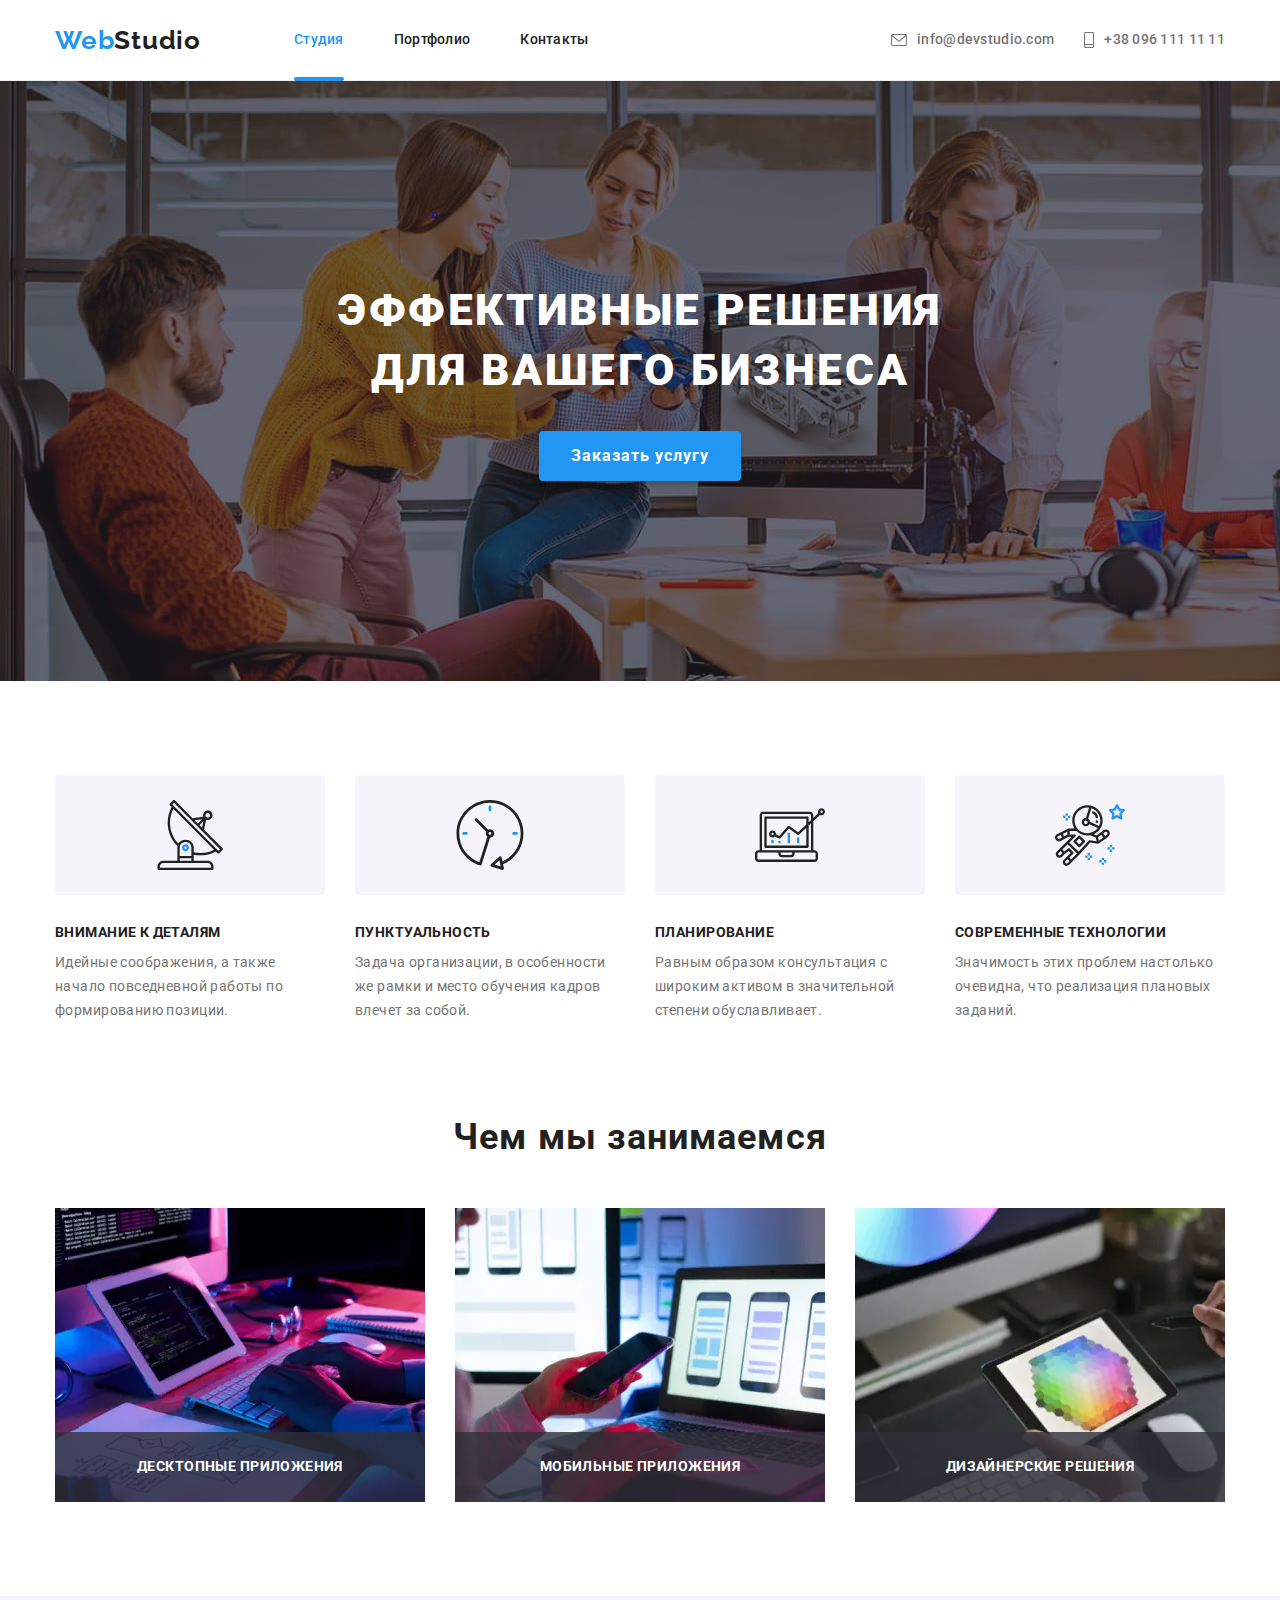
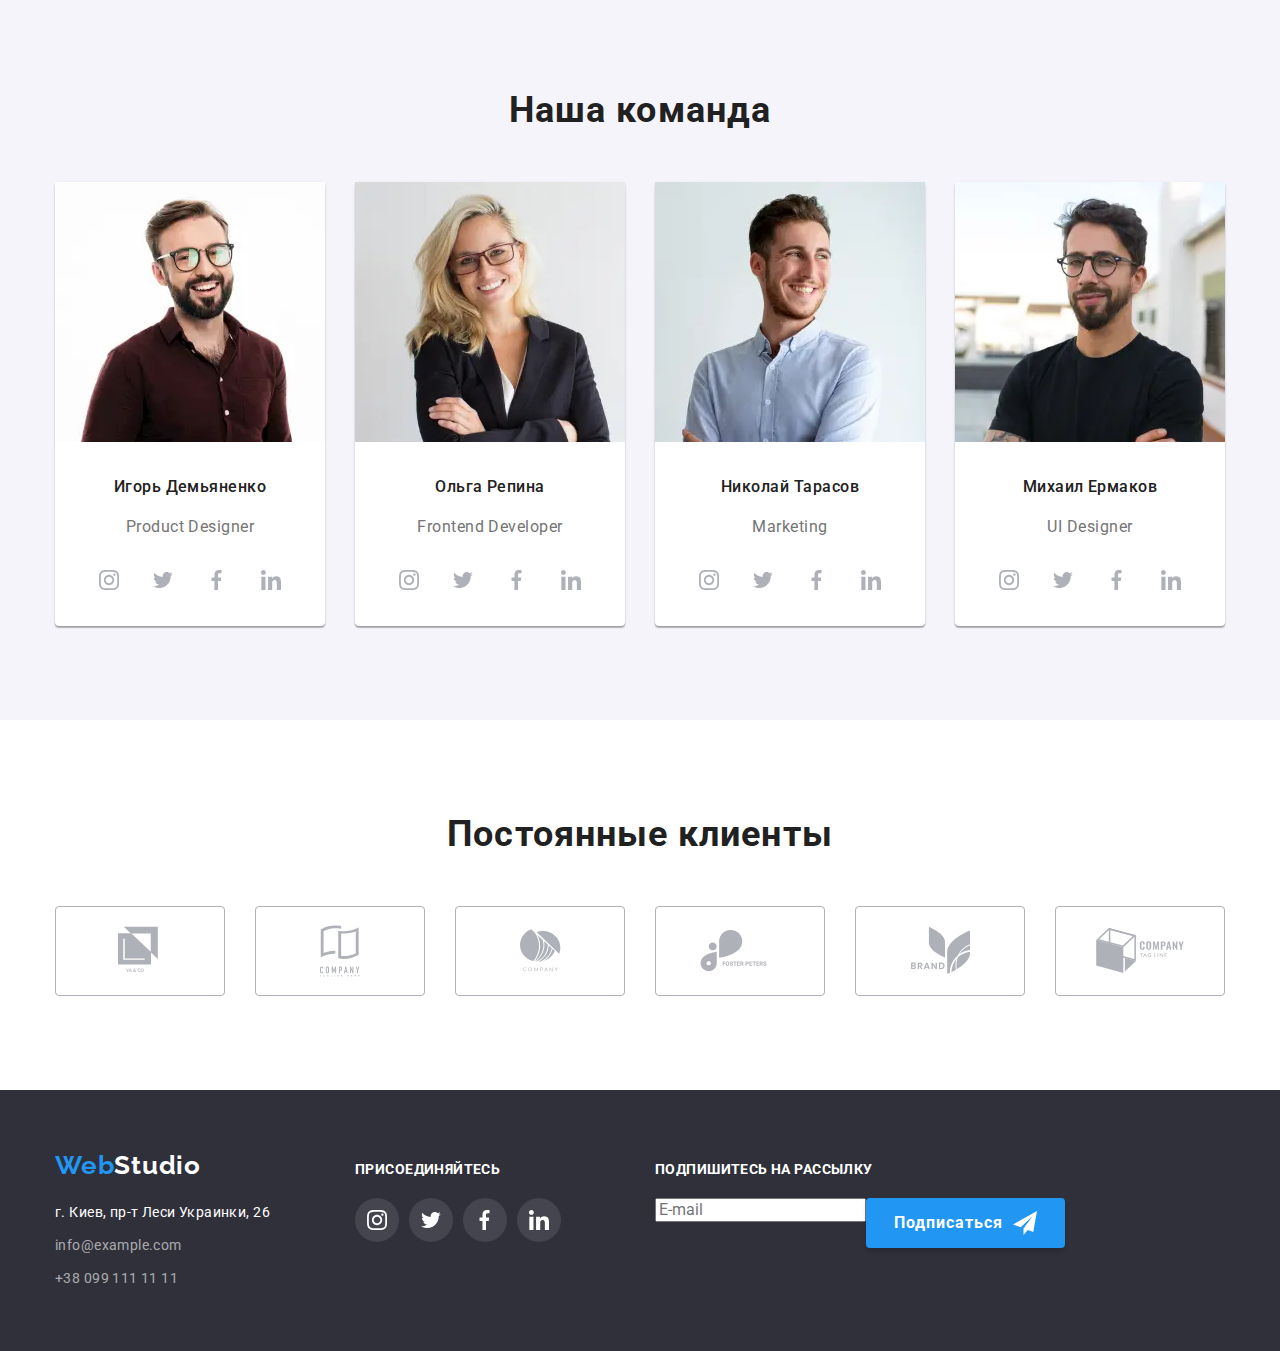
<file: index.html>
<!DOCTYPE html>
<html lang="ru">
<head>
    <meta charset="UTF-8">
    <meta name="viewport" content="width=device-width, initial-scale=1.0">
    <link href="https://fonts.googleapis.com/css2?family=Raleway:wght@700&family=Roboto:wght@400;500;700&display=swap"
        rel="stylesheet">
    <link rel="stylesheet" href="./css/main.min.css">
    <title>WebStudio</title>
</head>
<body>
    
<header class="page-header">

    <div class="page-header__container container">
        <a class="logo page-header__logo" href="./index.html"><span class="logo__accent">Web</span>Studio</a>
        <button type="button" class="page-header__menu-button" aria-expanded="false" aria-controls="menu-container" data-menu-button>
            <svg width="40" height="40" aria-label="Переключатель мобильного меню">
                <use class="page-header__icon-cross" href="./img/symbol-defs.svg#icon-close_menu"></use>
                <use class="page-header__icon-menu" href="./img/symbol-defs.svg#icon-menu"></use>
            </svg>
        </button>
        <div class="page-header__menu-container" data-menu>
            <nav class="page-header__nav">
                <ul class="page-header__link-list list">
                    <li class="page-header__list-item"><a class="page-header__link-item current" href="./index.html">Студия</a>
                    </li>
                    <li class="page-header__list-item"><a class="page-header__link-item " href="./portfolio.html">Портфолио</a></li>
                    <li class="page-header__list-item"><a class="page-header__link-item" href="">Контакты</a></li>
                </ul>
            </nav>
            <ul class="page-header__contact-list list">
                <li class="page-header__contact-item"><a class="page-header__contact-link" href="mailto:info@devstudio.com">
                        <svg class="page-header__icon" width="16" height="12">
                            <use href='./img/symbol-defs.svg#icon-envelope'></use>
                        </svg> info@devstudio.com</a></li>
                <li class="page-header__contact-item"><a class="page-header__contact-link" href="tel:+380961111111">
                        <svg class="page-header__icon" width="10" height="16">
                            <use href='./img/symbol-defs.svg#icon-smartphone'></use>
                        </svg>+38 096 111 11 11</a></li>
            </ul>
        </div>
    </div>

</header>
    <main>
        <section class="page-hero">
        <div class="page-hero__container">
            <h1 class="page-hero__title">Эффективные решения для вашего бизнеса</h1>
            <button class="page-hero__button" data-modal-open>Заказать услугу</button>
        </div>
        </section>
        <div class="backdrop is-hidden" data-modal>
        <div class="modal">
            <button class="modal__close-button" data-modal-close>
                <svg width="18" heigth="18">
                    <use href="./img/symbol-defs.svg#icon-close-black"></use>
                </svg>
            </button>
            <h2 class="modal__title">Оставьте свои данные, мы вам перезвоним</h2>
            <form action="" class="modal__form">
                <ul class="modal__list-input list">
                    <li class="modal__list-item">
                        <label  class="modal__label">Имя<input type="text" name="name" class="modal__field-input">
                            <svg width="18" height="18" class="modal__icon">
                                <use href="./img/symbol-defs.svg#icon-person"></use>
                            </svg>
                        </label>
                    </li>
                    <li class="modal__list-item">
                        <label  class="modal__label">Телефон<input type="text" name="phone" class="modal__field-input">
                            <svg width="18" height="18" class="modal__icon">
                                <use href="./img/symbol-defs.svg#icon-phone"></use>
                            </svg>
                        </label>
                    </li>
                    <li class="modal__list-item">
                        <label  class="modal__label">Почта<input type="text" name="email" class="modal__field-input">
                            <svg width="18" height="18" class="modal__icon">
                                <use href="./img/symbol-defs.svg#icon-email"></use>
                            </svg>
                        </label>
                    </li>
                </ul>
                <label  class="modal__label" >Комментарий<textarea name="coment" class="modal__comment-area" placeholder="Введите текст"></textarea></label>
                <label class="modal__checkbox-label">
                    <input type="checkbox" name="policy" value="checked" class="modal__checkbox visually-hidden">
                    <span class="modal__checkbox-icon"></span>
                    <span>
                            Соглашаюсь с рассылкой и принимаю <a href="" class="modal_policy-link">Условия договора</a>
                    </span>
                </label>
                <button type="submit" class="modal__button">Отправить</button> 
            </form>
        </div>
        </div>
        <section class="our-features container">
        <h2 class="visually-hidden">Наши преимущества</h2>
        <ul class="our-features__features-list list">
            <li class=" feature-item">
                <div class="feature-item__icon"><svg width="70" height="70">
                    <use href="./img/symbol-defs.svg#icon-antena"></use>
                </svg></div>
                <h3 class="feature-item__title">Внимание к деталям</h3>
                <p class="feature-item__text">Идейные соображения, а также начало повседневной работы по формированию позиции.</p>
            </li>
            <li class=" feature-item">
                <div class="feature-item__icon"><svg width="70" height="70"><use href="./img/symbol-defs.svg#icon-clock"></use></svg></div>
                <h3 class="feature-item__title">Пунктуальность</h3>
                <p class="feature-item__text">Задача организации, в особенности же рамки и место обучения кадров влечет за собой.</p>
            </li>
            <li class=" feature-item">
                <div class="feature-item__icon"><svg width="70" height="70">
                    <use href="./img/symbol-defs.svg#icon-diagram"></use>
                </svg></div>
                <h3 class="feature-item__title">Планирование</h3>
                <p class="feature-item__text">Равным образом консультация с широким активом в значительной степени обуславливает.</p>
            </li>
            <li class=" feature-item">
                <div class="feature-item__icon"><svg width="70" height="70">
                    <use href="./img/symbol-defs.svg#icon-astronaut"></use>
                </svg></div>
                <h3 class="feature-item__title">Современные технологии</h3>
                <p class="feature-item__text">Значимость этих проблем настолько очевидна, что реализация плановых заданий.</p>
            </li>
        </ul>
        </section>
        <section class="work-box container">
        <h2 class="work-box__title">Чем мы занимаемся</h2>
        <ul class="work-box__list list">
            <li class="work-box__item">
                <div class="work-box__wrapper">
                    <picture>
                        <source srcset="./img/desktop/desktop.webp 1x, ./img/desktop/desktop-x2.webp 2x" media="(min-width: 1200px)"
                            type="image/webp">
                        <source srcset="./img/desktop/desktop.jpg 1x, ./img/desktop/desktop-x2.jpg 2x" media="(min-width: 1200px)">
                    
                        <img class="teammate__photo" src="./img/desktop/desktop.jpg" alt="Десктопные приложения" width="370">
                    </picture>
                    <h3 class="work-box__overlay">Десктопные приложения</h3>
                </div>
                </li>
            <li class="work-box__item">
                <div class="work-box__wrapper">
                    <picture>
                        <source srcset="./img/mobile/mobile.webp 1x, ./img/mobile/mobile-x2.webp 2x" media="(min-width: 1200px)"
                            type="image/webp">
                        <source srcset="./img/mobile/mobile.jpg 1x, ./img/mobile/mobile-x2.jpg 2x" media="(min-width: 1200px)">
                    
                        <img class="teammate__photo" src="./img/mobile/mobile.jpg" alt="Мобильные приложения" width="370">
                    </picture>
                    <h3 class="work-box__overlay">Мобильные приложения</h3>
                </div>
            </li>
            <li class="work-box__item">
                <div class="work-box__wrapper">
                    <picture>
                        <source srcset="./img/design/design.webp 1x, ./img/design/design-x2.webp 2x" media="(min-width: 1200px)"
                            type="image/webp">
                        <source srcset="./img/design/design.jpg 1x, ./img/design/design-x2.jpg 2x" media="(min-width: 1200px)">
                    
                        <img class="teammate__photo" src="./img/design/design.jpg" alt="Дизайн" width="370">
                    </picture>
                    <h3 class="work-box__overlay">Дизайнерские решения</h3>
                </div>
            </li>
        </ul>
        </section>
        <section class="our-team">
        <div class="our-team__container container">
            <h2 class="our-team__title">Наша команда</h2>
            <ul class="our-team__team-list list">
                <li class="our-team__card teammate">
                    <picture>
                        <source srcset="./img/igor/igor-450.webp 1x, ./img/igor/igor-450-x2.webp 2x" media="(max-width: 767px)" 
                            type="image/webp">
                        <source srcset="./img/igor/igor-450.jpg 1x, ./img/igor/igor-450-x2.jpg 2x" media="(max-width: 767px)">
                            
                        <source srcset="./img/igor/igor-354.webp 1x, ./img/igor/igor-354-x2.webp 2x" media="(max-width: 1199px)"
                            type="image/webp">
                        <source srcset="./img/igor/igor-354.jpg 1x, ./img/igor/igor-354-x2.jpg 2x" media="(max-width: 1199px)">
                            
                        <source srcset="./img/igor/igor-270.webp 1x, ./img/igor/igor-270-x2.webp 2x" media="(min-width: 1200px)"
                            type="image/webp">
                        <source srcset="./img/igor/igor-270.jpg 1x, ./img/igor/igor-270-x2.jpg 2x" media="(min-width: 1200px)">
                            
                        <img class="teammate__photo" src="./img/igor/igor-270.jpg" alt="Игорь Демьяненко" width="270">
                    </picture>
                    
                    <div class="teammate__description">
                        <h3 class="teammate__name" >Игорь Демьяненко</h3>
                        <p class="teammate__career">Product Designer</p>
                        <ul class="  teammate__social-list social-list list">
                            <li class=" teammate__social-item"><a class="social-list__link" href="https://www.instagram.com/" target="_blank" rel="noreferrer noopener" aria-label="instagram">
                                <svg  width="20" height="20">
                                    <use href="./img/symbol-defs.svg#icon-instagram"></use>
                                </svg> </a></li>
                            <li class=" teammate__social-item"><a class="social-list__link" href="https://twitter.com/" target="_blank" rel="noreferrer noopener" aria-label="twitter">
                                <svg   width="20" height="20">
                                    <use href="./img/symbol-defs.svg#icon-twitter"></use>
                                </svg> </a></li>
                            <li class=" teammate__social-item"><a class="social-list__link" href="https://www.facebook.com/" target="_blank" rel="noreferrer noopener" aria-label="facebook">
                                <svg   width="20" height="20">
                                    <use href="./img/symbol-defs.svg#icon-facebook"></use>
                                </svg> </a></li>
                            <li class=" teammate__social-item"><a class="social-list__link" href="https://www.linkedin.com/" target="_blank" rel="noreferrer noopener" aria-label="linkedin">
                                <svg   width="20" height="20">
                                    <use href="./img/symbol-defs.svg#icon-linkedin"></use>
                                </svg> </a></li>
                        </ul>
                    </div>
                </li>
                <li class="our-team__card teammate">
                    <picture>
                        <source srcset="./img/olga/olga-450.webp 1x, ./img/olga/olga-450-x2.webp 2x" media="(max-width: 767px)"
                            type="image/webp">
                        <source srcset="./img/olga/olga-450.jpg 1x, ./img/olga/olga-450-x2.jpg 2x" media="(max-width: 767px)">
                    
                        <source srcset="./img/olga/olga-354.webp 1x, ./img/olga/olga-354-x2.webp 2x" media="(max-width: 1199px)"
                            type="image/webp">
                        <source srcset="./img/olga/olga-354.jpg 1x, ./img/olga/olga-354-x2.jpg 2x" media="(max-width: 1199px)">
                    
                        <source srcset="./img/olga/olga-270.webp 1x, ./img/olga/olga-270-x2.webp 2x" media="(min-width: 1200px)"
                            type="image/webp">
                        <source srcset="./img/olga/olga-270.jpg 1x, ./img/olga/olga-270-x2.jpg 2x" media="(min-width: 1200px)">
                    
                        <img class="teammate__photo" src="./img/olga/olga-270.jpg" alt="Ольга Репина" width="270">
                    </picture>
                    <div class="teammate__description">
                        <h3 class="teammate__name">Ольга Репина</h3>
                        <p class="teammate__career">Frontend Developer</p>
                        <ul class="  teammate__social-list social-list list">
                            <li class=" teammate__social-item"><a class="social-list__link" href="https://www.instagram.com/" target="_blank" rel="noreferrer noopener" aria-label="instagram">
                                    <svg width="20" height="20">
                                        <use href="./img/symbol-defs.svg#icon-instagram"></use>
                                    </svg> </a></li>
                            <li class=" teammate__social-item"><a class="social-list__link" href="https://twitter.com/" target="_blank" rel="noreferrer noopener" aria-label="twitter">
                                    <svg width="20" height="20">
                                        <use href="./img/symbol-defs.svg#icon-twitter"></use>
                                    </svg> </a></li>
                            <li class=" teammate__social-item"><a class="social-list__link" href="https://www.facebook.com/" target="_blank" rel="noreferrer noopener" aria-label="facebook">
                                    <svg width="20" height="20">
                                        <use href="./img/symbol-defs.svg#icon-facebook"></use>
                                    </svg> </a></li>
                            <li class=" teammate__social-item"><a class="social-list__link" href="https://www.linkedin.com/" target="_blank" rel="noreferrer noopener" aria-label="linkedin">
                                    <svg width="20" height="20">
                                        <use href="./img/symbol-defs.svg#icon-linkedin"></use>
                                    </svg> </a></li>
                        </ul>
                    </div>
                </li>
                <li class="our-team__card teammate">
                    <picture>
                        <source srcset="./img/nikolay/nikolay-450.webp 1x, ./img/nikolay/nikolay-450-x2.webp 2x" media="(max-width: 767px)"
                            type="image/webp">
                        <source srcset="./img/nikolay/nikolay-450.jpg 1x, ./img/nikolay/nikolay-450-x2.jpg 2x" media="(max-width: 767px)">
                    
                        <source srcset="./img/nikolay/nikolay-354.webp 1x, ./img/nikolay/nikolay-354-x2.webp 2x" media="(max-width: 1199px)"
                            type="image/webp">
                        <source srcset="./img/nikolay/nikolay-354.jpg 1x, ./img/nikolay/nikolay-354-x2.jpg 2x" media="(max-width: 1199px)">
                    
                        <source srcset="./img/nikolay/nikolay-270.webp 1x, ./img/nikolay/nikolay-270-x2.webp 2x" media="(min-width: 1200px)"
                            type="image/webp">
                        <source srcset="./img/nikolay/nikolay-270.jpg 1x, ./img/nikolay/nikolay-270-x2.jpg 2x" media="(min-width: 1200px)">
                    
                        <img class="teammate__photo" src="./img/nikolay/nikolay-270.jpg" alt="Николай Тарасов" width="270">
                    </picture>
                    <div class="teammate__description">
                        <h3 class="teammate__name">Николай Тарасов</h3>
                        <p class="teammate__career">Marketing</p>
                        <ul class="  teammate__social-list social-list list">
                            <li class=" teammate__social-item"><a class="social-list__link" href="https://www.instagram.com/" target="_blank" rel="noreferrer noopener" aria-label="instagram">
                                    <svg width="20" height="20">
                                        <use href="./img/symbol-defs.svg#icon-instagram"></use>
                                    </svg> </a></li>
                            <li class=" teammate__social-item"><a class="social-list__link" href="https://twitter.com/" target="_blank" rel="noreferrer noopener" aria-label="twitter">
                                    <svg width="20" height="20">
                                        <use href="./img/symbol-defs.svg#icon-twitter"></use>
                                    </svg> </a></li>
                            <li class=" teammate__social-item"><a class="social-list__link" href="https://www.facebook.com/" target="_blank" rel="noreferrer noopener" aria-label="facebook">
                                    <svg width="20" height="20">
                                        <use href="./img/symbol-defs.svg#icon-facebook"></use>
                                    </svg> </a></li>
                            <li class=" teammate__social-item"><a class="social-list__link" href="https://www.linkedin.com/" target="_blank" rel="noreferrer noopener" aria-label="linkedin">
                                    <svg width="20" height="20">
                                        <use href="./img/symbol-defs.svg#icon-linkedin"></use>
                                    </svg> </a></li>
                        </ul>
                    </div>
                </li>
                <li class="our-team__card teammate">
                    <picture>
                        <source srcset="./img/mikhail/mikhail-450.webp 1x, ./img/mikhail/mikhail-450-x2.webp 2x" media="(max-width: 767px)"
                            type="image/webp">
                        <source srcset="./img/mikhail/mikhail-450.jpg 1x, ./img/mikhail/mikhail-450-x2.jpg 2x" media="(max-width: 767px)">
                    
                        <source srcset="./img/mikhail/mikhail-354.webp 1x, ./img/mikhail/mikhail-354-x2.webp 2x" media="(max-width: 1199px)"
                            type="image/webp">
                        <source srcset="./img/mikhail/mikhail-354.jpg 1x, ./img/mikhail/mikhail-354-x2.jpg 2x"
                            media="(max-width: 1199px)">
                    
                        <source srcset="./img/mikhail/mikhail-270.webp 1x, ./img/mikhail/mikhail-270-x2.webp 2x" media="(min-width: 1200px)"
                            type="image/webp">
                        <source srcset="./img/mikhail/mikhail-270.jpg 1x, ./img/mikhail/mikhail-270-x2.jpg 2x"
                            media="(min-width: 1200px)">
                    
                        <img class="teammate__photo" src="./img/mikhail/mikhail-270.jpg" alt="Михаил Ермаков" width="270">
                    </picture>
                    <div class="teammate__description">
                        <h3 class="teammate__name">Михаил Ермаков</h3>
                        <p class="teammate__career">UI Designer</p>
                        <ul class="  teammate__social-list social-list list">
                            <li class=" teammate__social-item"><a class="social-list__link" href="https://www.instagram.com/" target="_blank" rel="noreferrer noopener" aria-label="instagram">
                                    <svg width="20" height="20">
                                        <use href="./img/symbol-defs.svg#icon-instagram"></use>
                                    </svg> </a></li>
                            <li class=" teammate__social-item"><a class="social-list__link" href="https://twitter.com/" target="_blank" rel="noreferrer noopener" aria-label="twitter">
                                    <svg width="20" height="20">
                                        <use href="./img/symbol-defs.svg#icon-twitter"></use>
                                    </svg> </a></li>
                            <li class=" teammate__social-item"><a class="social-list__link" href="https://www.facebook.com/" target="_blank" rel="noreferrer noopener" aria-label="facebook">
                                    <svg width="20" height="20">
                                        <use href="./img/symbol-defs.svg#icon-facebook"></use>
                                    </svg> </a></li>
                            <li class=" teammate__social-item"><a class="social-list__link" href="https://www.linkedin.com/" target="_blank" rel="noreferrer noopener" aria-label="linkedin">
                                    <svg width="20" height="20">
                                        <use href="./img/symbol-defs.svg#icon-linkedin"></use>
                                    </svg> </a></li>
                        </ul>
                    </div>
                </li>
            </ul>
        </div>
        </section>
        <section class="our-clients container">
        <h2 class="our-clients__title">Постоянные клиенты</h2>
        <ul class="our-clients__clients-list list">
            <li class="our-clients__item">
                
                <a class="our-clients__link" href="" target="_blank" rel="noopener noreferrer"><svg width="44" height="50">
                    <use href="./img/symbol-defs.svg#icon-logo-1"></use>
                </svg></a>
                
            </li>
            <li class="our-clients__item">
                
                <a class="our-clients__link" href="" target="_blank" rel="noopener noreferrer"><svg width="40" height="52">
                    <use href="./img/symbol-defs.svg#icon-logo-2"></use>
                </svg></a>  
                
            </li>
            <li class="our-clients__item">
               
                <a class="our-clients__link" href="" target="_blank" rel="noopener noreferrer"><svg width="41" height="43">
                    <use href="./img/symbol-defs.svg#icon-logo-3"></use>
                </svg></a>  
                
            </li>
            <li class="our-clients__item">
                
                <a class="our-clients__link" href="" target="_blank" rel="noopener noreferrer"><svg width="80" height="42">
                    <use href="./img/symbol-defs.svg#icon-logo-4"></use>
                </svg></a>  

            </li>
            <li class="our-clients__item">
              
                <a class="our-clients__link" href="" target="_blank" rel="noopener noreferrer"><svg width="59" height="47">
                    <use href="./img/symbol-defs.svg#icon-logo-5"></use>
                </svg></a>
               
            </li>
            <li class="our-clients__item">
               
                <a class="our-clients__link" href="" target="_blank" rel="noopener noreferrer"><svg width="88.48" height="45.44">
                    <use href="./img/symbol-defs.svg#icon-logo-6"></use>
                </svg></a>  
               
            </li>
        </ul>
        </section>
    </main>
    <footer class="page-footer">
        <div class="page-footer__container container">
            <div class="page-footer__contact">
                <a class=" page-footer-logo logo logo--white " href="./index.html"><span class="logo__accent">Web</span>Studio</a>
                <address class="page-footer__addres">
                    г. Киев, пр-т Леси Украинки, 26
                    <ul class="page-footer__address-list list">
                        <li class="page-footer__address-item"><a class="page-footer__address-link" href="mailto:info@example.com">info@example.com</a></li>
                        <li class="page-footer__address-item"><a  class="page-footer__address-link" href="tel:++380991111111">+38 099 111 11 11</a></li>
                    </ul>
                </address>
            </div>
            <div class="page-footer__social">
                <b class="page-footer__subtitle">присоединяйтесь</b>
                <ul class="page-footer_social-list social-list list">
                    <li class="page-footer__social-link"><a class="social-list__link social-list__link--background" href="https://www.instagram.com/" target="_blank" rel="noreferrer noopener" aria-label="instagram">
                            <svg width="20" height="20">
                                <use href="./img/symbol-defs.svg#icon-instagram"></use>
                            </svg> </a></li>
                    <li class="page-footer__social-link"><a class="social-list__link social-list__link--background" href="https://twitter.com/" target="_blank" rel="noreferrer noopener" aria-label="instagram">
                            <svg width="20" height="20">
                                <use href="./img/symbol-defs.svg#icon-twitter"></use>
                            </svg> </a></li>
                    <li class="page-footer__social-link"><a class="social-list__link social-list__link--background" href="https://www.facebook.com/" target="_blank" rel="noreferrer noopener" aria-label="instagram">
                            <svg width="20" height="20">
                                <use href="./img/symbol-defs.svg#icon-facebook"></use>
                            </svg> </a></li>
                    <li class="page-footer__social-link"><a class="social-list__link social-list__link--background" href="https://www.linkedin.com/" target="_blank" rel="noreferrer noopener" aria-label="instagram">
                            <svg width="20" height="20">
                                <use href="./img/symbol-defs.svg#icon-linkedin"></use>
                            </svg> </a></li>
                </ul>
            </div>
            <div class="page-footer__subscribe">
                <b class="page-footer__subtitle">Подпишитесь на рассылку</b>
                <form class="page-footer__form" action="">
                    <label class="" >
                        <input class="page-footer__input-email" type="email" name="email" placeholder="E-mail">
                    </label>
                    <button class="page-footer__button" type="submit">Подписаться <svg class="page-footer__icon" width="24" height="24">
                        <use href="./img/symbol-defs.svg#icon-send"></use>
                    </svg> </button>
                </form>
            </div>
        </div>
    </footer>


    <script src="./js/modal.js"></script>
    <script src="./js/menu.js"></script>
</body>
</html>
</file>
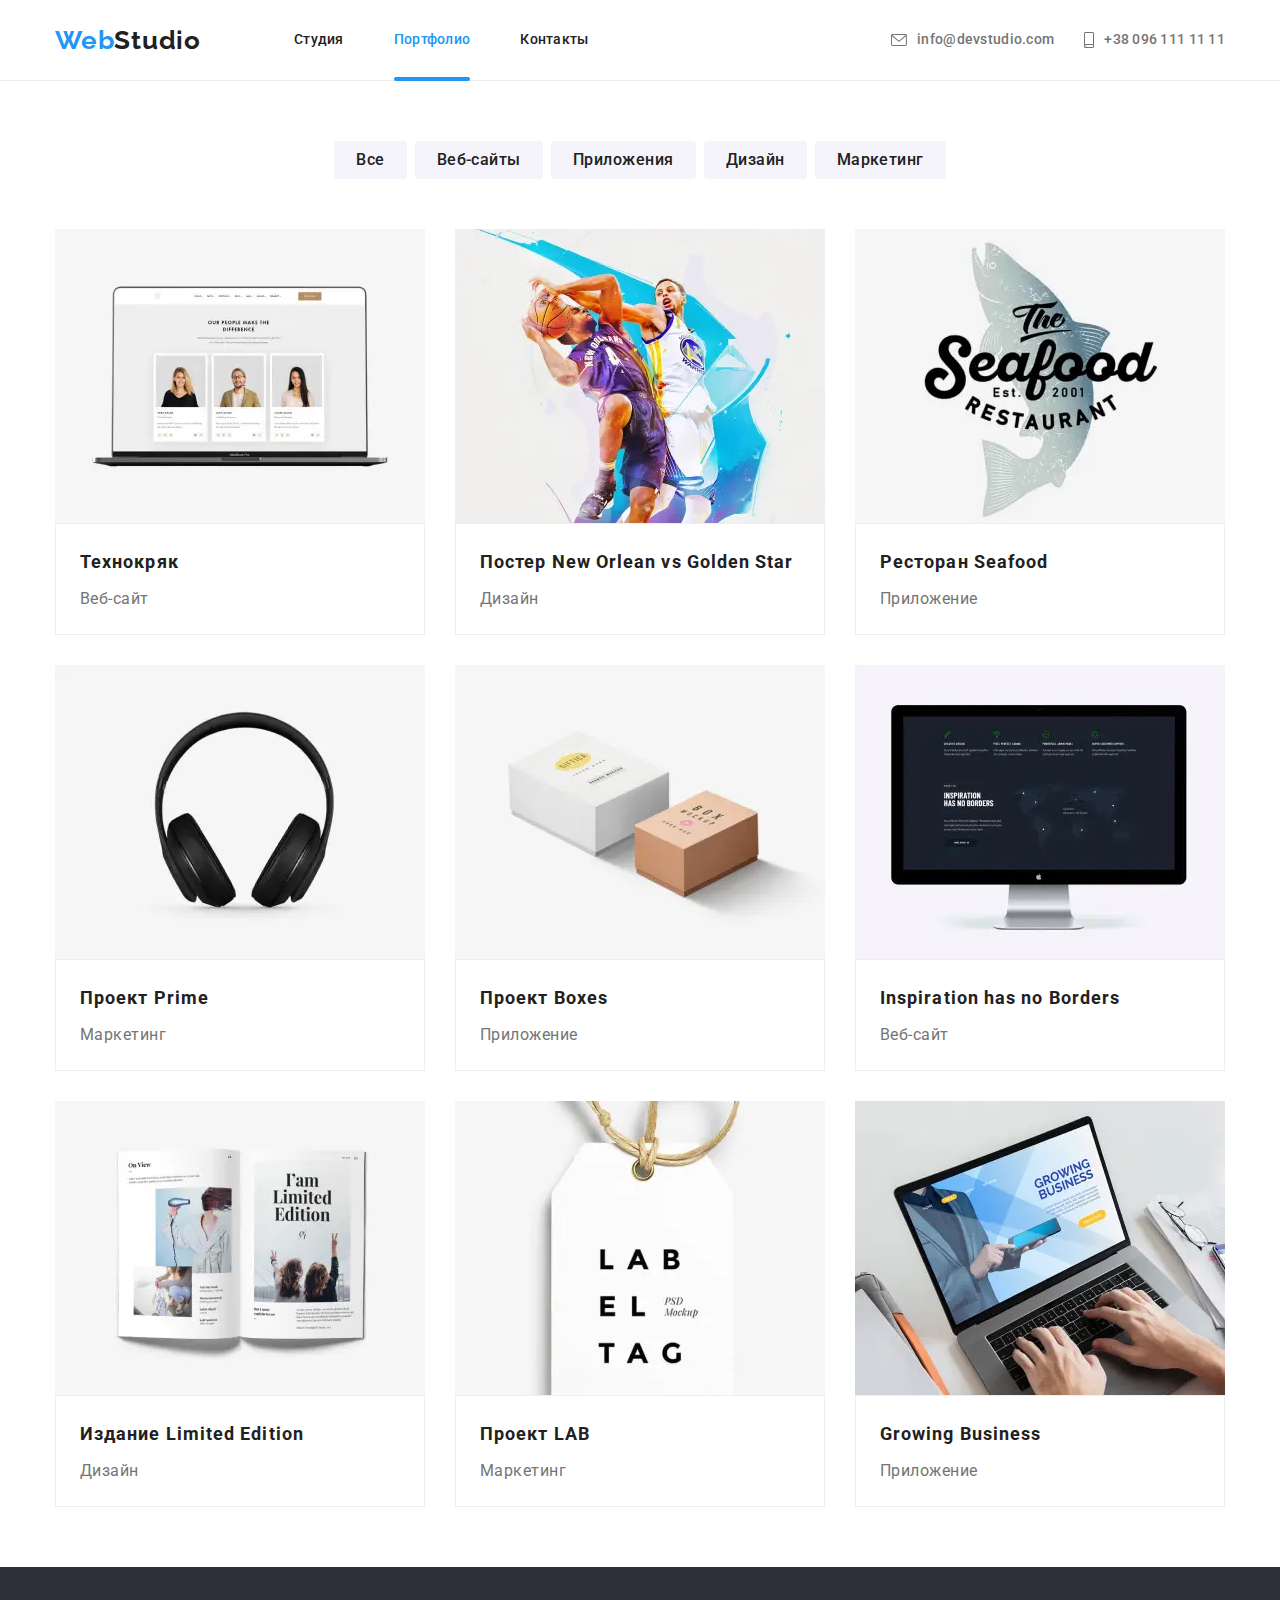
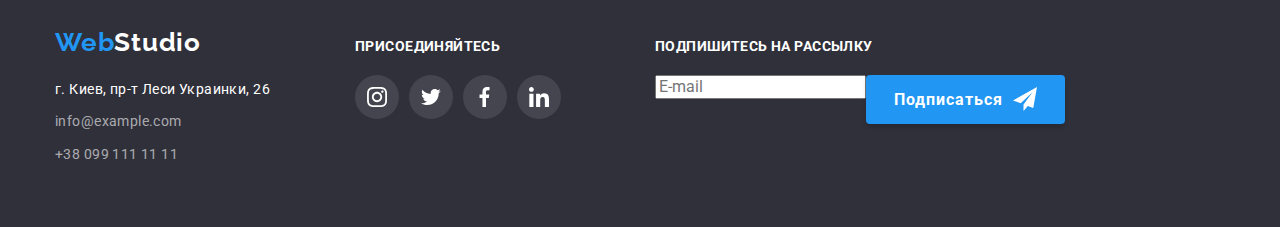
<file: portfolio.html>
<!DOCTYPE html>
<html lang="ru">

<head>
    <meta charset="UTF-8">
    <meta name="viewport" content="width=device-width, initial-scale=1.0">
    <link href="https://fonts.googleapis.com/css2?family=Raleway:wght@700&family=Roboto:wght@400;500;700&display=swap"
        rel="stylesheet">
    <link rel="stylesheet" href="./css/portfolio.min.css">
    <title>WebStudio</title>
</head>

<body>
    <header class="page-header">
    
        <div class="page-header__container container">
            <a class="logo page-header__logo" href="./index.html"><span class="logo__accent">Web</span>Studio</a>
            <button type="button" class="page-header__menu-button" aria-expanded="false" aria-controls="menu-container"
                data-menu-button>
                <svg width="40" height="40" aria-label="Переключатель мобильного меню">
                    <use class="page-header__icon-cross" href="./img/symbol-defs.svg#icon-close_menu"></use>
                    <use class="page-header__icon-menu" href="./img/symbol-defs.svg#icon-menu"></use>
                </svg>
            </button>
            <div class="page-header__menu-container" data-menu>
                <nav class="page-header__nav">
                    <ul class="page-header__link-list list">
                        <li class="page-header__list-item"><a class="page-header__link-item"
                                href="./index.html">Студия</a>
                        </li>
                        <li class="page-header__list-item"><a class="page-header__link-item current"
                                href="./portfolio.html">Портфолио</a></li>
                        <li class="page-header__list-item"><a class="page-header__link-item" href="">Контакты</a></li>
                    </ul>
                </nav>
                <ul class="page-header__contact-list list">
                    <li class="page-header__contact-item"><a class="page-header__contact-link"
                            href="mailto:info@devstudio.com">
                            <svg class="page-header__icon" width="16" height="12">
                                <use href='./img/symbol-defs.svg#icon-envelope'></use>
                            </svg> info@devstudio.com</a></li>
                    <li class="page-header__contact-item"><a class="page-header__contact-link" href="tel:+380961111111">
                            <svg class="page-header__icon" width="10" height="16">
                                <use href='./img/symbol-defs.svg#icon-smartphone'></use>
                            </svg>+38 096 111 11 11</a></li>
                </ul>
            </div>
        </div>
    
    </header>
    <main>
        <section class="gallery container">
            <h1 class="visually-hidden">Галерея</h1>
            <ul class="gallery__list-button list">
                <li class="gallery__button-item"><button class="gallery__button">Все</button></li>
                <li class="gallery__button-item"><button class="gallery__button">Веб-сайты</button></li>
                <li class="gallery__button-item"><button class="gallery__button">Приложения</button></li>
                <li class="gallery__button-item"><button class="gallery__button">Дизайн</button></li>
                <li class="gallery__button-item"><button class="gallery__button">Маркетинг</button></li>
            </ul>
            <ul class="gallery__portfolio-list list">
                <li class="gallery__project project">
                    <a class="project__link" href="">
                        <div class="project__position">
                            <picture>
                                <source srcset="./img/portfolio/tech/tech-450.webp 1x, ./img/portfolio/tech/tech-450-x2.webp 2x" media="(max-width: 767px)"
                                    type="image/webp">
                                <source srcset="./img/portfolio/tech/tech-450.jpg 1x, ./img/portfolio/tech/tech-450-x2.jpg 2x" media="(max-width: 767px)">
                            
                                <source srcset="./img/portfolio/tech/tech-354.webp 1x, ./img/portfolio/tech/tech-354-x2.webp 2x"  media="(max-width: 1199px)"
                                    type="image/webp">
                                <source srcset="./img/portfolio/tech/tech-354.jpg 1x, ./img/portfolio/tech/tech-354-x2.jpg 2x" media="(max-width: 1199px)">
                            
                                <source srcset="./img/portfolio/tech/tech-370.webp 1x, ./img/portfolio/tech/tech-370-x2.webp 2x" media="(min-width: 1200px)"
                                    type="image/webp">
                                <source srcset="./img/portfolio/tech/tech-370.jpg 1x, ./img/portfolio/tech/tech-370-x2.jpg 2x"
                                    media="(min-width: 1200px)">
                            
                                <img class="project__photo" src="./img/portfolio/tech/tech-370.jpg" alt="Технокряк" width="370">
                            </picture>
                            
                            <div class="project__overlay">Технокряк это современная площадка распространения коронавируса. Компании используют
                                эту платформу для цифрового
                                шпионажа и атак на защищённые сервера конкурентов.</div>
                        </div>
                        <div class="project__description">
                            <h2 class="project__title">Технокряк</h2>
                            <p class="project__type">Веб-сайт</p>
                        </div>
                    </a>
                   
                </li>
                <li class="gallery__project project">
                    <a class="project__link" href="">
                        <div class="project__position">
                            <picture>
                                <source srcset="./img/portfolio/poster/poster-450.webp 1x, ./img/portfolio/poster/poster-450-x2.webp 2x"
                                    media="(max-width: 767px)" type="image/webp">
                                <source srcset="./img/portfolio/poster/poster-450.jpg 1x, ./img/portfolio/poster/poster-450-x2.jpg 2x"
                                    media="(max-width: 767px)">
                            
                                <source srcset="./img/portfolio/poster/poster-354.webp 1x, ./img/portfolio/poster/poster-354-x2.webp 2x"
                                    media="(max-width: 1199px)" type="image/webp">
                                <source srcset="./img/portfolio/poster/poster-354.jpg 1x, ./img/portfolio/poster/poster-354-x2.jpg 2x"
                                    media="(max-width: 1199px)">
                            
                                <source srcset="./img/portfolio/poster/poster-370.webp 1x, ./img/portfolio/poster/poster-370-x2.webp 2x"
                                    media="(min-width: 1200px)" type="image/webp">
                                <source srcset="./img/portfolio/poster/poster-370.jpg 1x, ./img/portfolio/poster/poster-370-x2.jpg 2x"
                                    media="(min-width: 1200px)">
                            
                                <img class="project__photo" src="./img/portfolio/poster/poster-370.jpg" alt="Технокряк" width="370">
                            </picture>
                            <div class="project__overlay">Технокряк это современная площадка распространения коронавируса. Компании
                                используют
                                эту платформу для цифрового
                                шпионажа и атак на защищённые сервера конкурентов.</div>
                        </div>
                        <div class="project__description">
                            <h2 class="project__title">Постер New Orlean vs Golden Star</h2>
                            <p class="project__type">Дизайн</p>
                        </div>
                    </a>
                
                </li>
                <li class="gallery__project project">
                    <a class="project__link" href="">
                        <div class="project__position">
                            <picture>
                                <source srcset="./img/portfolio/seafood/seafood-450.webp 1x, ./img/portfolio/seafood/seafood-450-x2.webp 2x"
                                    media="(max-width: 767px)" type="image/webp">
                                <source srcset="./img/portfolio/seafood/seafood-450.jpg 1x, ./img/portfolio/seafood/seafood-450-x2.jpg 2x"
                                    media="(max-width: 767px)">
                            
                                <source srcset="./img/portfolio/seafood/seafood-354.webp 1x, ./img/portfolio/seafood/seafood-354-x2.webp 2x"
                                    media="(max-width: 1199px)" type="image/webp">
                                <source srcset="./img/portfolio/seafood/seafood-354.jpg 1x, ./img/portfolio/seafood/seafood-354-x2.jpg 2x"
                                    media="(max-width: 1199px)">
                            
                                <source srcset="./img/portfolio/seafood/seafood-370.webp 1x, ./img/portfolio/seafood/seafood-370-x2.webp 2x"
                                    media="(min-width: 1200px)" type="image/webp">
                                <source srcset="./img/portfolio/seafood/seafood-370.jpg 1x, ./img/portfolio/seafood/seafood-370-x2.jpg 2x"
                                    media="(min-width: 1200px)">
                            
                                <img class="project__photo" src="./img/portfolio/seafood/seafood-370.jpg" alt="Технокряк" width="370">
                            </picture>
                            <div class="project__overlay">Технокряк это современная площадка распространения коронавируса. Компании
                                используют
                                эту платформу для цифрового
                                шпионажа и атак на защищённые сервера конкурентов.</div>
                        </div>
                        <div class="project__description">
                            <h2 class="project__title">Ресторан Seafood</h2>
                            <p class="project__type">Приложение</p>
                        </div>
                    </a>
                
                </li>
                <li class="gallery__project project">
                    <a class="project__link" href="">
                        <div class="project__position">
                            <picture>
                                <source srcset="./img/portfolio/prime/prime-450.webp 1x, ./img/portfolio/prime/prime-450-x2.webp 2x"
                                    media="(max-width: 767px)" type="image/webp">
                                <source srcset="./img/portfolio/prime/prime-450.jpg 1x, ./img/portfolio/prime/prime-450-x2.jpg 2x"
                                    media="(max-width: 767px)">
                            
                                <source srcset="./img/portfolio/prime/prime-354.webp 1x, ./img/portfolio/prime/prime-354-x2.webp 2x"
                                    media="(max-width: 1199px)" type="image/webp">
                                <source srcset="./img/portfolio/prime/prime-354.jpg 1x, ./img/portfolio/prime/prime-354-x2.jpg 2x"
                                    media="(max-width: 1199px)">
                            
                                <source srcset="./img/portfolio/prime/prime-370.webp 1x, ./img/portfolio/prime/prime-370-x2.webp 2x"
                                    media="(min-width: 1200px)" type="image/webp">
                                <source srcset="./img/portfolio/prime/prime-370.jpg 1x, ./img/portfolio/prime/prime-370-x2.jpg 2x"
                                    media="(min-width: 1200px)">
                            
                                <img class="project__photo" src="./img/portfolio/prime/prime-370.jpg" alt="Проект Prime" width="370">
                            </picture>
                            <div class="project__overlay">Технокряк это современная площадка распространения коронавируса. Компании
                                используют
                                эту платформу для цифрового
                                шпионажа и атак на защищённые сервера конкурентов.</div>
                        </div>
                        <div class="project__description">
                            <h2 class="project__title">Проект Prime</h2>
                            <p class="project__type">Маркетинг</p>
                        </div>
                    </a>
                
                </li>
                <li class="gallery__project project">
                    <a class="project__link" href="">
                        <div class="project__position">
                            <picture>
                                <source srcset="./img/portfolio/boxes/boxes-450.webp 1x, ./img/portfolio/boxes/boxes-450-x2.webp 2x"
                                    media="(max-width: 767px)" type="image/webp">
                                <source srcset="./img/portfolio/boxes/boxes-450.jpg 1x, ./img/portfolio/boxes/boxes-450-x2.jpg 2x"
                                    media="(max-width: 767px)">
                            
                                <source srcset="./img/portfolio/boxes/boxes-354.webp 1x, ./img/portfolio/boxes/boxes-354-x2.webp 2x"
                                    media="(max-width: 1199px)" type="image/webp">
                                <source srcset="./img/portfolio/boxes/boxes-354.jpg 1x, ./img/portfolio/boxes/boxes-354-x2.jpg 2x"
                                    media="(max-width: 1199px)">
                            
                                <source srcset="./img/portfolio/boxes/boxes-370.webp 1x, ./img/portfolio/boxes/boxes-370-x2.webp 2x"
                                    media="(min-width: 1200px)" type="image/webp">
                                <source srcset="./img/portfolio/boxes/boxes-370.jpg 1x, ./img/portfolio/boxes/boxes-370-x2.jpg 2x"
                                    media="(min-width: 1200px)">
                            
                                <img class="project__photo" src="./img/portfolio/boxes/boxes-370.jpg" alt="Проект Boxes" width="370">
                            </picture>
                            <div class="project__overlay">Технокряк это современная площадка распространения коронавируса. Компании
                                используют
                                эту платформу для цифрового
                                шпионажа и атак на защищённые сервера конкурентов.</div>
                        </div>
                        <div class="project__description">
                            <h2 class="project__title">Проект Boxes</h2>
                            <p class="project__type">Приложение</p>
                        </div>
                    </a>
                
                </li>
                <li class="gallery__project project">
                    <a class="project__link" href="">
                        <div class="project__position">
                            <picture>
                                <source srcset="./img/portfolio/inspiration/inspiration-450.webp 1x, ./img/portfolio/inspiration/inspiration-450-x2.webp 2x"
                                    media="(max-width: 767px)" type="image/webp">
                                <source srcset="./img/portfolio/inspiration/inspiration-450.jpg 1x, ./img/portfolio/inspiration/inspiration-450-x2.jpg 2x"
                                    media="(max-width: 767px)">
                            
                                <source srcset="./img/portfolio/inspiration/inspiration-354.webp 1x, ./img/portfolio/inspiration/inspiration-354-x2.webp 2x"
                                    media="(max-width: 1199px)" type="image/webp">
                                <source srcset="./img/portfolio/inspiration/inspiration-354.jpg 1x, ./img/portfolio/inspiration/inspiration-354-x2.jpg 2x"
                                    media="(max-width: 1199px)">
                            
                                <source srcset="./img/portfolio/inspiration/inspiration-370.webp 1x, ./img/portfolio/inspiration/inspiration-370-x2.webp 2x"
                                    media="(min-width: 1200px)" type="image/webp">
                                <source srcset="./img/portfolio/inspiration/inspiration-370.jpg 1x, ./img/portfolio/inspiration/inspiration-370-x2.jpg 2x"
                                    media="(min-width: 1200px)">
                            
                                <img class="project__photo" src="./img/portfolio/inspiration/inspiration-370.jpg" alt="Inspiration has no Border" width="370">
                            </picture>
                            <div class="project__overlay">Технокряк это современная площадка распространения коронавируса. Компании
                                используют
                                эту платформу для цифрового
                                шпионажа и атак на защищённые сервера конкурентов.</div>
                        </div>
                        <div class="project__description">
                            <h2 class="project__title">Inspiration has no Borders</h2>
                            <p class="project__type">Веб-сайт</p>
                        </div>
                    </a>
                
                </li>
                <li class="gallery__project project">
                    <a class="project__link" href="">
                        <div class="project__position">
                            <picture>
                                <source
                                    srcset="./img/portfolio/limited/limited-450.webp 1x, ./img/portfolio/limited/limited-450-x2.webp 2x"
                                    media="(max-width: 767px)" type="image/webp">
                                <source
                                    srcset="./img/portfolio/limited/limited-450.jpg 1x, ./img/portfolio/limited/limited-450-x2.jpg 2x"
                                    media="(max-width: 767px)">
                            
                                <source
                                    srcset="./img/portfolio/limited/limited-354.webp 1x, ./img/portfolio/limited/limited-354-x2.webp 2x"
                                    media="(max-width: 1199px)" type="image/webp">
                                <source
                                    srcset="./img/portfolio/limited/limited-354.jpg 1x, ./img/portfolio/limited/limited-354-x2.jpg 2x"
                                    media="(max-width: 1199px)">
                            
                                <source
                                    srcset="./img/portfolio/limited/limited-370.webp 1x, ./img/portfolio/limited/limited-370-x2.webp 2x"
                                    media="(min-width: 1200px)" type="image/webp">
                                <source
                                    srcset="./img/portfolio/limited/limited-370.jpg 1x, ./img/portfolio/limited/limited-370-x2.jpg 2x"
                                    media="(min-width: 1200px)">
                            
                                <img class="project__photo" src="./img/portfolio/limited/limited-370.jpg" alt="Издание Limited Edition" width="370">
                            </picture>
                            <div class="project__overlay">Технокряк это современная площадка распространения коронавируса. Компании
                                используют
                                эту платформу для цифрового
                                шпионажа и атак на защищённые сервера конкурентов.</div>
                        </div>
                        <div class="project__description">
                            <h2 class="project__title">Издание Limited Edition</h2>
                            <p class="project__type">Дизайн</p>
                        </div>
                    </a>
                
                </li>
                <li class="gallery__project project">
                    <a class="project__link" href="">
                        <div class="project__position">
                            <picture>
                                <source
                                    srcset="./img/portfolio/lab/lab-450.webp 1x, ./img/portfolio/lab/lab-450-x2.webp 2x"
                                    media="(max-width: 767px)" type="image/webp">
                                <source
                                    srcset="./img/portfolio/lab/lab-450.jpg 1x, ./img/portfolio/lab/lab-450-x2.jpg 2x"
                                    media="(max-width: 767px)">
                            
                                <source
                                    srcset="./img/portfolio/lab/lab-354.webp 1x, ./img/portfolio/lab/lab-354-x2.webp 2x"
                                    media="(max-width: 1199px)" type="image/webp">
                                <source
                                    srcset="./img/portfolio/lab/lab-354.jpg 1x, ./img/portfolio/lab/lab-354-x2.jpg 2x"
                                    media="(max-width: 1199px)">
                            
                                <source
                                    srcset="./img/portfolio/lab/lab-370.webp 1x, ./img/portfolio/lab/lab-370-x2.webp 2x"
                                    media="(min-width: 1200px)" type="image/webp">
                                <source
                                    srcset="./img/portfolio/lab/lab-370.jpg 1x, ./img/portfolio/lab/lab-370-x2.jpg 2x"
                                    media="(min-width: 1200px)">
                            
                                <img class="project__photo" src="./img/portfolio/lab/lab-370.jpg" alt="Проект LAB"  width="370">
                            </picture>
                            <div class="project__overlay">Технокряк это современная площадка распространения коронавируса. Компании
                                используют
                                эту платформу для цифрового
                                шпионажа и атак на защищённые сервера конкурентов.</div>
                        </div>
                        <div class="project__description">
                            <h2 class="project__title">Проект LAB</h2>
                            <p class="project__type">Маркетинг</p>
                        </div>
                    </a>
                
                </li>
                <li class="gallery__project project">
                    <a class="project__link" href="">
                        <div class="project__position">
                            <picture>
                                <source srcset="./img/portfolio/growing/growing-450.webp 1x, ./img/portfolio/growing/growing-450-x2.webp 2x"
                                    media="(max-width: 767px)" type="image/webp">
                                <source srcset="./img/portfolio/growing/growing-450.jpg 1x, ./img/portfolio/growing/growing-450-x2.jpg 2x"
                                    media="(max-width: 767px)">
                            
                                <source srcset="./img/portfolio/growing/growing-354.webp 1x, ./img/portfolio/growing/growing-354-x2.webp 2x"
                                    media="(max-width: 1199px)" type="image/webp">
                                <source srcset="./img/portfolio/growing/growing-354.jpg 1x, ./img/portfolio/growing/growing-354-x2.jpg 2x"
                                    media="(max-width: 1199px)">
                            
                                <source srcset="./img/portfolio/growing/growing-370.webp 1x, ./img/portfolio/growing/growing-370-x2.webp 2x"
                                    media="(min-width: 1200px)" type="image/webp">
                                <source srcset="./img/portfolio/growing/growing-370.jpg 1x, ./img/portfolio/growing/growing-370-x2.jpg 2x"
                                    media="(min-width: 1200px)">
                            
                                <img class="project__photo" src="./img/portfolio/growing/growing-370.jpg" alt="Growing Business" width="370">
                            </picture>
                            <div class="project__overlay">Технокряк это современная площадка распространения коронавируса. Компании
                                используют
                                эту платформу для цифрового
                                шпионажа и атак на защищённые сервера конкурентов.</div>
                        </div>
                        <div class="project__description">
                            <h2 class="project__title">Growing Business</h2>
                            <p class="project__type">Приложение</p>
                        </div>
                    </a>
                
                </li>
            </ul>

        </section>
    </main>
    <footer class="page-footer">
        <div class="page-footer__container container">
            <div class="page-footer__contact">
                <a class=" page-footer-logo logo logo--white " href="./index.html"><span
                        class="logo__accent">Web</span>Studio</a>
                <address class="page-footer__addres">
                    г. Киев, пр-т Леси Украинки, 26
                    <ul class="page-footer__address-list list">
                        <li class="page-footer__address-item"><a class="page-footer__address-link"
                                href="mailto:info@example.com">info@example.com</a></li>
                        <li class="page-footer__address-item"><a class="page-footer__address-link"
                                href="tel:++380991111111">+38 099 111 11 11</a></li>
                    </ul>
                </address>
            </div>
            <div class="page-footer__social">
                <b class="page-footer__subtitle">присоединяйтесь</b>
                <ul class="page-footer_social-list social-list list">
                    <li class="page-footer__social-link"><a class="social-list__link social-list__link--background"
                            href="https://www.instagram.com/" target="_blank" rel="noreferrer noopener"
                            aria-label="instagram">
                            <svg width="20" height="20">
                                <use href="./img/symbol-defs.svg#icon-instagram"></use>
                            </svg> </a></li>
                    <li class="page-footer__social-link"><a class="social-list__link social-list__link--background"
                            href="https://twitter.com/" target="_blank" rel="noreferrer noopener" aria-label="instagram">
                            <svg width="20" height="20">
                                <use href="./img/symbol-defs.svg#icon-twitter"></use>
                            </svg> </a></li>
                    <li class="page-footer__social-link"><a class="social-list__link social-list__link--background"
                            href="https://www.facebook.com/" target="_blank" rel="noreferrer noopener"
                            aria-label="instagram">
                            <svg width="20" height="20">
                                <use href="./img/symbol-defs.svg#icon-facebook"></use>
                            </svg> </a></li>
                    <li class="page-footer__social-link"><a class="social-list__link social-list__link--background"
                            href="https://www.linkedin.com/" target="_blank" rel="noreferrer noopener"
                            aria-label="instagram">
                            <svg width="20" height="20">
                                <use href="./img/symbol-defs.svg#icon-linkedin"></use>
                            </svg> </a></li>
                </ul>
            </div>
            <div class="page-footer__subscribe">
                <b class="page-footer__subtitle">Подпишитесь на рассылку</b>
                <form class="page-footer__form" action="">
                    <label class="">
                        <input class="page-footer__input-email" type="email" name="email" placeholder="E-mail">
                    </label>
                    <button class="page-footer__button" type="submit">Подписаться <svg class="page-footer__icon" width="24"
                            height="24">
                            <use href="./img/symbol-defs.svg#icon-send"></use>
                        </svg> </button>
                </form>
            </div>
        </div>
    </footer>
    <script src="./js/menu.js"></script>
</body>

</html>
</file>
<file: css/main.min.css>
@import url("https://cdnjs.cloudflare.com/ajax/libs/modern-normalize/0.7.0/modern-normalize.min.css");body{font-family:Roboto,sans-serif;color:#757575}.container{padding-left:15px;padding-right:15px;margin-left:auto;margin-right:auto}@media screen and (min-width: 480px){.container{width:480px}}@media screen and (min-width: 768px){.container{width:768px}}@media screen and (min-width: 1200px){.container{width:1200px}}.list{padding:0;margin:0;list-style:none}.visually-hidden{position:absolute;width:1px;height:1px;margin:-1px;border:0;padding:0;clip:rect(0 0 0 0);overflow:hidden}h1,h2,h3,p{margin:0;padding:0}.social-list{display:-webkit-box;display:-ms-flexbox;display:flex}.social-list__link{width:44px;height:44px;border-radius:50%;display:-webkit-box;display:-ms-flexbox;display:flex;-webkit-box-pack:center;-ms-flex-pack:center;justify-content:center;-webkit-box-align:center;-ms-flex-align:center;align-items:center;fill:#afb1b8;-webkit-transition:fill 250ms cubic-bezier(0.4, 0, 0.2, 1),background-color 250ms cubic-bezier(0.4, 0, 0.2, 1);transition:fill 250ms cubic-bezier(0.4, 0, 0.2, 1),background-color 250ms cubic-bezier(0.4, 0, 0.2, 1)}.social-list__link:hover,.social-list__link:focus{fill:#fff;background-color:#2196f3}.social-list__link--background{background-color:rgba(255,255,255,0.1);fill:#fff}.work-box__title,.our-team__title,.our-clients__title{font-weight:700;font-size:28px;line-height:1.17;text-align:center;letter-spacing:0.03em;color:#212121;margin-bottom:30px}@media screen and (min-width: 1200px){.work-box__title,.our-team__title,.our-clients__title{font-size:36px;line-height:1.16;color:#212121;margin-bottom:50px}}.page-header{position:relative;border-bottom:1px solid #ececec}.page-header__container{display:-webkit-box;display:-ms-flexbox;display:flex;-webkit-box-align:center;-ms-flex-align:center;align-items:center}@media screen and (max-width: 767px){.page-header__container{padding-top:10px;padding-bottom:10px}}@media screen and (max-width: 767px){.page-header__menu-container{position:absolute;display:none;left:0;top:101%;width:100%;background-color:#fff;text-align:center;padding-top:60px;padding-bottom:60px;-webkit-box-shadow:0px 4px 8px rgba(0,0,0,0.04),0px 2px 4px rgba(0,0,0,0.08),0px 1px 3px rgba(0,0,0,0.16);box-shadow:0px 4px 8px rgba(0,0,0,0.04),0px 2px 4px rgba(0,0,0,0.08),0px 1px 3px rgba(0,0,0,0.16);z-index:10}.page-header__menu-container.is-open{display:block}.page-header__menu-button{padding:0;margin-left:auto;background-color:#fff;border:0;border-radius:0}.page-header__icon-menu{-webkit-transition:fill 250ms cubic-bezier(0.4, 0, 0.2, 1);transition:fill 250ms cubic-bezier(0.4, 0, 0.2, 1)}.page-header__menu-button:hover .page-header__icon-menu,.page-header__menu-button:focus .page-header__icon-menu{fill:#2196f3}.page-header__icon-cross{display:none;-webkit-transition:fill 250ms cubic-bezier(0.4, 0, 0.2, 1);transition:fill 250ms cubic-bezier(0.4, 0, 0.2, 1)}.page-header__menu-button:hover .page-header__icon-cross,.page-header__menu-button:focus .page-header__icon-cross{fill:#2196f3}.page-header__menu-button.is-open .page-header__icon-cross{display:block}.page-header__menu-button.is-open .page-header__icon-menu{display:none}}@media screen and (min-width: 768px){.page-header__menu-container{display:-webkit-box;display:-ms-flexbox;display:flex;width:100%;-webkit-box-align:center;-ms-flex-align:center;align-items:center;margin-left:88px}.page-header__menu-button{display:none}}@media screen and (min-width: 1200px){.page-header__menu-container{margin-left:93px}}.logo{font-family:Raleway,sans-serif;font-weight:700;font-size:24px;line-height:1.17;letter-spacing:0.03em;text-decoration:none;color:#212121}.logo__accent{color:#2196f3}@media screen and (min-width: 1200px){.logo{font-size:26px;line-height:1.19}}.logo--white{display:inline-block;color:#fff;margin-bottom:20px}.page-header__link-item{display:inline-block;color:#212121;font-style:normal;font-weight:500;font-size:14px;line-height:1.14;letter-spacing:0.02em;text-decoration:none;-webkit-transition:color 250ms cubic-bezier(0.4, 0, 0.2, 1);transition:color 250ms cubic-bezier(0.4, 0, 0.2, 1)}.page-header__link-item:hover,.page-header__link-item:focus{color:#2196f3}@media screen and (max-width: 767px){.page-header__link-item{padding-bottom:8px}.page-header__link-item:not(:last-child){margin-bottom:40px}}@media screen and (min-width: 768px){.page-header__link-item{padding-top:32px;padding-bottom:32px}}@media screen and (max-width: 767px){.page-header__list-item:not(:last-child){margin-bottom:40px}.page-header__link-list{margin-bottom:60px}}@media screen and (min-width: 768px){.page-header__link-list{display:-webkit-box;display:-ms-flexbox;display:flex}.page-header__list-item:not(:last-child){margin-right:50px}}.current{position:relative;color:#2196f3}.current:before{content:'';position:absolute;bottom:-1px;left:0;width:100%;height:4px;border-radius:2px;background-color:#2196f3}.page-header__contact-list{margin-left:auto}@media screen and (min-width: 1200px){.page-header__contact-list{display:-webkit-box;display:-ms-flexbox;display:flex}}@media screen and (min-width: 1200px){.page-header__contact-item:not(:last-child){margin-right:30px}}.page-header__contact-link{-webkit-box-align:center;-ms-flex-align:center;align-items:center;color:#757575;font-style:normal;font-weight:500;letter-spacing:0.02em;text-decoration:none;-webkit-transition:color 250ms cubic-bezier(0.4, 0, 0.2, 1);transition:color 250ms cubic-bezier(0.4, 0, 0.2, 1)}.page-header__contact-link:hover,.page-header__contact-link:focus{color:#2196f3}@media screen and (max-width: 767px){.page-header__contact-link{font-size:18px;line-height:1.17}}@media screen and (max-width: 1199px){.page-header__contact-link{font-size:12px;line-height:1.17}}@media screen and (min-width: 1200px){.page-header__contact-link{font-size:14px;line-height:1.14;display:-webkit-box;display:-ms-flexbox;display:flex;-webkit-box-align:center;-ms-flex-align:center;align-items:center}}.page-header__icon{fill:#757575;-webkit-transition:fill 250ms cubic-bezier(0.4, 0, 0.2, 1);transition:fill 250ms cubic-bezier(0.4, 0, 0.2, 1);margin-right:10px}.page-header__contact-link:hover .page-header__icon,.page-header__contact-link:focus .page-header__icon{fill:#2196f3}@media screen and (max-width: 767px){.page-header__contact-item:not(:last-child){margin-bottom:16px}}.page-hero{background-color:#c4c4c4}.page-hero__container{height:400px;text-align:center;margin-left:auto;margin-right:auto;padding:118px 0}.page-hero__title{width:360px;margin-left:auto;margin-right:auto;margin-bottom:30px;font-weight:900;font-size:26px;line-height:1.62;letter-spacing:0.06em;text-transform:uppercase;color:#fff}@media screen and (max-width: 479px){.page-hero__container{max-width:480px;background-image:-webkit-gradient(linear, left top, left bottom, from(rgba(47,48,58,0.4)), to(rgba(47,48,58,0.4))),url("../img/bg-hero/bg-hero-mobile.jpg");background-image:linear-gradient(rgba(47,48,58,0.4), rgba(47,48,58,0.4)),url("../img/bg-hero/bg-hero-mobile.jpg");background-size:480px 400px}}@media screen and (max-width: 479px) and (min-device-pixel-ratio: 2), screen and (max-width: 479px) and (-webkit-min-device-pixel-ratio: 2), screen and (max-width: 479px) and (min-resolution: 192dpi), screen and (max-width: 479px) and (min-resolution: 2dppx){.page-hero__container{background-image:url("../img/bg-hero/bg-hero-mobile-x2.jpg")}}@media screen and (min-width: 480px){.page-hero__container{max-width:480px;background-image:-webkit-gradient(linear, left top, left bottom, from(rgba(47,48,58,0.4)), to(rgba(47,48,58,0.4))),url("../img/bg-hero/bg-hero-mobile.jpg");background-image:linear-gradient(rgba(47,48,58,0.4), rgba(47,48,58,0.4)),url("../img/bg-hero/bg-hero-mobile.jpg");background-size:480px 400px}}@media screen and (min-width: 480px) and (min-device-pixel-ratio: 2), screen and (min-width: 480px) and (-webkit-min-device-pixel-ratio: 2), screen and (min-width: 480px) and (min-resolution: 192dpi), screen and (min-width: 480px) and (min-resolution: 2dppx){.page-hero__container{background-image:url("../img/bg-hero/bg-hero-mobile-x2.jpg")}}@media screen and (min-width: 768px){.page-hero__container{max-width:768px;background-image:-webkit-gradient(linear, left top, left bottom, from(rgba(47,48,58,0.4)), to(rgba(47,48,58,0.4))),url("../img/bg-hero/bg-hero-tablet.jpg");background-image:linear-gradient(rgba(47,48,58,0.4), rgba(47,48,58,0.4)),url("../img/bg-hero/bg-hero-tablet.jpg");background-size:768px 400px}}@media screen and (min-width: 768px) and (min-device-pixel-ratio: 2), screen and (min-width: 768px) and (-webkit-min-device-pixel-ratio: 2), screen and (min-width: 768px) and (min-resolution: 192dpi), screen and (min-width: 768px) and (min-resolution: 2dppx){.page-hero__container{background-image:url("../img/bg-hero/bg-hero-tablet-x2.jpg")}}@media screen and (min-width: 1200px){.page-hero__container{max-width:1600px;height:600px;padding:200px 0;background-image:-webkit-gradient(linear, left top, left bottom, from(rgba(47,48,58,0.4)), to(rgba(47,48,58,0.4))),url("../img/bg-hero/bg-hero.jpg");background-image:linear-gradient(rgba(47,48,58,0.4), rgba(47,48,58,0.4)),url("../img/bg-hero/bg-hero.jpg");background-size:1600px 600px}}@media screen and (min-width: 1200px) and (min-device-pixel-ratio: 2), screen and (min-width: 1200px) and (-webkit-min-device-pixel-ratio: 2), screen and (min-width: 1200px) and (min-resolution: 192dpi), screen and (min-width: 1200px) and (min-resolution: 2dppx){.page-hero__container{background-image:url("../img/bg-hero/bg-hero-x2.jpg")}}@media screen and (min-width: 1200px){.page-hero__title{width:696px;margin-left:auto;margin-right:auto;font-weight:900;font-size:44px;line-height:1.36}}.page-hero__button{padding:10px 32px;color:#fff;font-family:Roboto,sans-serif;font-weight:700;font-size:16px;line-height:1.87;letter-spacing:0.06em;background-color:#2196f3;border:0;-webkit-box-shadow:0px 4px 4px rgba(0,0,0,0.15);box-shadow:0px 4px 4px rgba(0,0,0,0.15);border-radius:4px;-webkit-transition:color 250ms cubic-bezier(0.4, 0, 0.2, 1),background-color 250ms cubic-bezier(0.4, 0, 0.2, 1);transition:color 250ms cubic-bezier(0.4, 0, 0.2, 1),background-color 250ms cubic-bezier(0.4, 0, 0.2, 1)}.page-hero__button:hover,.page-hero__button:focus{color:#2196f3;background-color:#fff}.backdrop{position:fixed;width:100%;height:100%;background-color:rgba(0,0,0,0.2);top:0;left:0;opacity:1;-webkit-transition:opacity 500ms cubic-bezier(0.4, 0, 0.2, 1);transition:opacity 500ms cubic-bezier(0.4, 0, 0.2, 1);z-index:2;overflow-y:scroll}.backdrop.is-hidden{opacity:0;pointer-events:none}.modal{position:relative;height:609px;-webkit-transform:scale(1);transform:scale(1);background:#fff;-webkit-box-shadow:0px 1px 3px rgba(0,0,0,0.12),0px 1px 1px rgba(0,0,0,0.14),0px 2px 1px rgba(0,0,0,0.2);box-shadow:0px 1px 3px rgba(0,0,0,0.12),0px 1px 1px rgba(0,0,0,0.14),0px 2px 1px rgba(0,0,0,0.2);border-radius:4px;padding:40px;margin:0 auto;-webkit-transition:-webkit-transform 500ms cubic-bezier(0.4, 0, 0.2, 1);transition:-webkit-transform 500ms cubic-bezier(0.4, 0, 0.2, 1);transition:transform 500ms cubic-bezier(0.4, 0, 0.2, 1);transition:transform 500ms cubic-bezier(0.4, 0, 0.2, 1), -webkit-transform 500ms cubic-bezier(0.4, 0, 0.2, 1)}.modal__close-button{position:absolute;top:8px;right:8px;display:-webkit-box;display:-ms-flexbox;display:flex;-webkit-box-pack:center;-ms-flex-pack:center;justify-content:center;-webkit-box-align:center;-ms-flex-align:center;align-items:center;width:30px;height:30px;background-color:#fff;border:1px solid rgba(0,0,0,0.1);border-radius:50%;overflow:hidden;-webkit-transition:fill 250ms cubic-bezier(0.4, 0, 0.2, 1);transition:fill 250ms cubic-bezier(0.4, 0, 0.2, 1)}.modal__close-button:hover,.modal__close-button:focus{fill:#2196f3;cursor:pointer}.modal__title{font-weight:700;font-size:20px;line-height:1.15;text-align:center;letter-spacing:0.03em;color:#212121;margin-top:0;margin-bottom:12px}.modal__list-input{margin-bottom:10px}.modal__list-item:not(:last-child){margin-bottom:10px}.modal__label{position:relative;display:-webkit-box;display:-ms-flexbox;display:flex;-webkit-box-orient:vertical;-webkit-box-direction:normal;-ms-flex-direction:column;flex-direction:column;font-size:12px;line-height:1.16;letter-spacing:0.01em}.modal__field-input{height:40px;border:1px solid rgba(33,33,33,0.2);border-radius:4px;margin-top:4px;padding-left:42px;-webkit-transition:border 250ms cubic-bezier(0.4, 0, 0.2, 1);transition:border 250ms cubic-bezier(0.4, 0, 0.2, 1)}.modal__field-input:hover,.modal__field-input:focus{border:1px solid #2196f3;outline:0}.modal__icon{position:absolute;top:50%;left:15px;-webkit-transition:fill 250ms cubic-bezier(0.4, 0, 0.2, 1);transition:fill 250ms cubic-bezier(0.4, 0, 0.2, 1)}.modal__label:hover .modal__icon,.modal__label:focus .modal__icon{fill:#2196f3}.modal__comment-area{height:120px;border:1px solid rgba(33,33,33,0.2);-webkit-box-sizing:border-box;box-sizing:border-box;border-radius:4px;resize:none;margin-top:4px;margin-bottom:20px;padding:12px 16px;-webkit-transition:border 250ms cubic-bezier(0.4, 0, 0.2, 1);transition:border 250ms cubic-bezier(0.4, 0, 0.2, 1)}.modal__comment-area::-webkit-input-placeholder{font-size:14px;line-height:1.14;letter-spacing:0.01em;color:rgba(117,117,117,0.5)}.modal__comment-area:-ms-input-placeholder{font-size:14px;line-height:1.14;letter-spacing:0.01em;color:rgba(117,117,117,0.5)}.modal__comment-area::-ms-input-placeholder{font-size:14px;line-height:1.14;letter-spacing:0.01em;color:rgba(117,117,117,0.5)}.modal__comment-area::placeholder{font-size:14px;line-height:1.14;letter-spacing:0.01em;color:rgba(117,117,117,0.5)}.modal__comment-area:hover,.modal__comment-area:focus{border:1px solid #2196f3;outline:0}.modal__checkbox-icon{display:inline-block;width:16px;height:15px;border:2px solid #212121;border-radius:2px;margin-right:8px;-webkit-transition:background-color 250ms cubic-bezier(0.4, 0, 0.2, 1);transition:background-color 250ms cubic-bezier(0.4, 0, 0.2, 1)}.modal__checkbox:checked+.modal__checkbox-icon{background-image:url("../img/check.svg");background-color:#2196f3;background-repeat:no-repeat;background-position:center;border:0}.modal__checkbox:hover+.modal__checkbox-icon,.modal__checkbox:focus+.modal__checkbox-icon{border:2px solid #2196f3}.modal__checkbox-label{display:-webkit-box;display:-ms-flexbox;display:flex;font-size:12px;line-height:1.16;letter-spacing:0.03em;-webkit-box-pack:center;-ms-flex-pack:center;justify-content:center;margin-bottom:30px;-webkit-box-align:center;-ms-flex-align:center;align-items:center;cursor:pointer}.modal_policy-link{color:#2196f3}.modal__button{font-weight:700;font-size:16px;line-height:1.87;padding:10px 55px;color:#fff;cursor:pointer;letter-spacing:0.06em;background:#2196f3;-webkit-box-shadow:0px 4px 4px rgba(0,0,0,0.15);box-shadow:0px 4px 4px rgba(0,0,0,0.15);border-radius:4px;border:0;display:-webkit-box;display:-ms-flexbox;display:flex;margin-left:auto;margin-right:auto}@media screen and (max-width: 767px){.modal{max-width:450px}.backdrop{padding:93px 12px}.backdrop.is-hidden .modal{-webkit-transform:translateY(150%) scale(0.75);transform:translateY(150%) scale(0.75)}}@media screen and (min-width: 768px){.modal{position:absolute;top:50%;left:50%;-webkit-transform:translate(-50%, -50%);transform:translate(-50%, -50%);margin-top:208px;width:450px}.backdrop.is-hidden .modal{-webkit-transform:translate(-50%, 150%) scale(0.75);transform:translate(-50%, 150%) scale(0.75)}}@media screen and (min-width: 1200px){.modal{width:528px;height:581px;margin:0}}.our-features{padding-top:60px;padding-bottom:60px}.feature-item__icon{display:-webkit-box;display:-ms-flexbox;display:flex;-webkit-box-pack:center;-ms-flex-pack:center;justify-content:center;-webkit-box-align:center;-ms-flex-align:center;align-items:center;height:120px;background:#f5f4fa;border-radius:4px;margin-bottom:30px}.feature-item__title{font-weight:700;font-size:14px;line-height:1.14;letter-spacing:0.03em;text-transform:uppercase;color:#212121;margin-bottom:10px}.feature-item__text{font-size:14px;line-height:1.71;letter-spacing:0.03em}@media screen and (max-width: 479px){.feature-item:not(:last-child){margin-bottom:30px}}@media screen and (max-width: 767px){.feature-item__text{text-align:center}.feature-item__title{text-align:center}}@media screen and (min-width: 480px) and (max-width: 767px){.feature-item{width:450px}.feature-item:not(:last-child){margin-bottom:30px}}@media screen and (min-width: 768px) and (max-width: 1199px){.our-features__features-list{display:-webkit-box;display:-ms-flexbox;display:flex;-ms-flex-wrap:wrap;flex-wrap:wrap}.feature-item{width:354px}.feature-item:not(:nth-last-child(-n+2)){margin-bottom:30px}.feature-item:not(:nth-child(2n)){margin-right:30px}}@media screen and (min-width: 1200px){.our-features__features-list{display:-webkit-box;display:-ms-flexbox;display:flex;-ms-flex-wrap:no-wrap;flex-wrap:no-wrap}.our-features{padding-top:94px;padding-bottom:94px}.feature-item{width:270px;margin-bottom:0}.feature-item:not(:last-child){margin-right:30px}}@media screen and (max-width: 1199px){.work-box{display:none}}.work-box__list{display:-webkit-box;display:-ms-flexbox;display:flex;padding-bottom:94px}.work-box__item:not(:last-child){margin-right:30px}.work-box__image{display:block}.work-box__wrapper{position:relative}.work-box__overlay{position:absolute;bottom:0;left:0;width:100%;height:70px;background-color:rgba(47,48,58,0.8);display:-webkit-box;display:-ms-flexbox;display:flex;-webkit-box-pack:center;-ms-flex-pack:center;justify-content:center;-webkit-box-align:center;-ms-flex-align:center;align-items:center;font-weight:700;font-size:14px;line-height:1.14;letter-spacing:0.03em;text-transform:uppercase;color:#fff}.our-team{background-color:#f5f4fa}.our-team__container{padding-top:60px;padding-bottom:60px}@media screen and (max-width: 767px){.our-team__card:not(:last-child){margin-bottom:30px}}@media screen and (min-width: 1200px){.our-team__container{padding-top:94px;padding-bottom:94px}}.teammate{-webkit-box-shadow:0px 1px 3px rgba(0,0,0,0.12),0px 1px 1px rgba(0,0,0,0.14),0px 2px 1px rgba(0,0,0,0.2);box-shadow:0px 1px 3px rgba(0,0,0,0.12),0px 1px 1px rgba(0,0,0,0.14),0px 2px 1px rgba(0,0,0,0.2);border-radius:4px;background-color:#fff}.teammate__photo{display:block;width:100%}.teammate__description{padding-top:30px;padding-bottom:24px;text-align:center}.teammate__name{font-weight:500;font-size:16px;line-height:1.87;letter-spacing:0.03em;color:#212121;margin-bottom:10px}.teammate__career{font-size:16px;line-height:1.87;letter-spacing:0.03em;margin-bottom:16px}.teammate__social-list{-webkit-box-pack:center;-ms-flex-pack:center;justify-content:center}.teammate__social-item:not(:last-child){margin-right:10px}@media screen and (min-width: 768px){.teammate{width:354px;margin:15px}.our-team__team-list{display:-webkit-box;display:-ms-flexbox;display:flex;-ms-flex-wrap:wrap;flex-wrap:wrap;margin:-15px}}@media screen and (min-width: 1200px){.teammate{width:270px}}.our-clients{padding-top:60px;padding-bottom:60px}@media screen and (min-width: 1200px){.our-clients{padding-top:94px;padding-bottom:94px}}.our-clients__clients-list{display:-webkit-box;display:-ms-flexbox;display:flex;-ms-flex-wrap:wrap;flex-wrap:wrap;margin:-15px}.our-clients__item{margin:15px}@media screen and (max-width: 479px){.our-clients__item{width:calc(50% - 30px)}}.our-clients__link{height:90px;border:1px solid #afb1b8;border-radius:4px;display:-webkit-box;display:-ms-flexbox;display:flex;-webkit-box-pack:center;-ms-flex-pack:center;justify-content:center;-webkit-box-align:center;-ms-flex-align:center;align-items:center;fill:#afb1b8;-webkit-transition:fill 200ms cubic-bezier(0.4, 0, 0.2, 1),border 250ms cubic-bezier(0.4, 0, 0.2, 1);transition:fill 200ms cubic-bezier(0.4, 0, 0.2, 1),border 250ms cubic-bezier(0.4, 0, 0.2, 1)}.our-clients__link:hover,.our-clients__link:focus{border:1px solid #2196f3;fill:#2196f3}@media screen and (min-width: 480px){.our-clients__link{width:210px}}@media screen and (min-width: 768px){.our-clients__link{width:226px}}@media screen and (min-width: 1200px){.our-clients__link{width:170px}}.page-footer{padding-top:60px;padding-bottom:60px;background-color:#2f303a}.page-footer__addres{font-style:normal;color:#fff;font-size:14px;line-height:1.71;letter-spacing:0.03em}@media screen and (max-width: 1199px){.page-footer__contact,.page-footer__social{margin-bottom:60px;text-align:center}.page-footer__address-list,.page-footer__address-item:not(:first-child){margin-top:8px}.page-footer_social-list{-webkit-box-pack:center;-ms-flex-pack:center;justify-content:center}.page-footer__subscribe{text-align:center}.page-footer__button{margin-top:20px;margin-left:auto;margin-right:auto}.page-footer__input{width:100%}}@media screen and (min-width: 768px){.page-footer__container{display:-webkit-box;display:-ms-flexbox;display:flex;-ms-flex-wrap:wrap;flex-wrap:wrap;-webkit-box-pack:center;-ms-flex-pack:center;justify-content:center}.page-footer__contact,.page-footer__social{width:354px}.page-footer__contact{margin-right:30px}.page-footer__subscribe{width:450px}}@media screen and (min-width: 1200px){.page-footer__container{-webkit-box-align:baseline;-ms-flex-align:baseline;align-items:baseline}.page-footer__contact,.page-footer__social{width:270px;margin-right:30px}.page-footer__address-list,.page-footer__address-item:not(:first-child){margin-top:9px}.page-footer__form{display:-webkit-box;display:-ms-flexbox;display:flex}.page-footer__subscribe{width:570px}.page-footer__input{width:358px}}.page-footer-logo{margin-bottom:20px}.page-footer__address-link{text-decoration:none;color:rgba(255,255,255,0.6)}.page-footer__subtitle{display:inline-block;margin-bottom:20px;font-weight:bold;font-size:14px;line-height:1.14;letter-spacing:0.03em;text-transform:uppercase;color:#fff}.page-footer__social-link:not(:last-child){margin-right:10px}.page-footer__input{padding:15px 0 15px 16px;background-color:#2f303a;color:#fff;border:1px solid rgba(255,255,255,0.3);-webkit-box-sizing:border-box;box-sizing:border-box;border-radius:4px;margin-right:12px;-webkit-transition:border 250ms cubic-bezier(0.4, 0, 0.2, 1);transition:border 250ms cubic-bezier(0.4, 0, 0.2, 1)}.page-footer__input::-webkit-input-placeholder{font-size:16px;line-height:1.25;letter-spacing:0.03em;color:rgba(255,255,255,0.6)}.page-footer__input:-ms-input-placeholder{font-size:16px;line-height:1.25;letter-spacing:0.03em;color:rgba(255,255,255,0.6)}.page-footer__input::-ms-input-placeholder{font-size:16px;line-height:1.25;letter-spacing:0.03em;color:rgba(255,255,255,0.6)}.page-footer__input::placeholder{font-size:16px;line-height:1.25;letter-spacing:0.03em;color:rgba(255,255,255,0.6)}.page-footer__input:hover,.page-footer__input:focus{border:1px solid #2196f3}.page-footer__button{display:-webkit-box;display:-ms-flexbox;display:flex;-webkit-box-align:center;-ms-flex-align:center;align-items:center;font-weight:bold;font-size:16px;line-height:1.87;letter-spacing:0.06em;color:#fff;background-color:#2196f3;border:0;border-radius:4px;-webkit-box-shadow:0px 4px 4px rgba(0,0,0,0.15);box-shadow:0px 4px 4px rgba(0,0,0,0.15);padding:10px 28px;-webkit-transition:color 250ms cubic-bezier(0.4, 0, 0.2, 1),background-color 250ms cubic-bezier(0.4, 0, 0.2, 1);transition:color 250ms cubic-bezier(0.4, 0, 0.2, 1),background-color 250ms cubic-bezier(0.4, 0, 0.2, 1);cursor:pointer}.page-footer__button:hover,.page-footer__button:focus{background-color:#fff;color:#2196f3}.page-footer__icon{margin-left:10px;fill:#fff;-webkit-transition:fill 250ms cubic-bezier(0.4, 0, 0.2, 1);transition:fill 250ms cubic-bezier(0.4, 0, 0.2, 1)}.page-footer__button:hover .page-footer__icon,.page-footer__button:focus .page-footer__icon{fill:#2196f3}
/*# sourceMappingURL=main.min.css.map */
</file>
<file: css/portfolio.min.css>
@import url("https://cdnjs.cloudflare.com/ajax/libs/modern-normalize/0.7.0/modern-normalize.min.css");body{font-family:Roboto,sans-serif;color:#757575}.container{padding-left:15px;padding-right:15px;margin-left:auto;margin-right:auto}@media screen and (min-width: 480px){.container{width:480px}}@media screen and (min-width: 768px){.container{width:768px}}@media screen and (min-width: 1200px){.container{width:1200px}}.list{padding:0;margin:0;list-style:none}.visually-hidden{position:absolute;width:1px;height:1px;margin:-1px;border:0;padding:0;clip:rect(0 0 0 0);overflow:hidden}h1,h2,h3,p{margin:0;padding:0}.social-list{display:-webkit-box;display:-ms-flexbox;display:flex}.social-list__link{width:44px;height:44px;border-radius:50%;display:-webkit-box;display:-ms-flexbox;display:flex;-webkit-box-pack:center;-ms-flex-pack:center;justify-content:center;-webkit-box-align:center;-ms-flex-align:center;align-items:center;fill:#afb1b8;-webkit-transition:fill 250ms cubic-bezier(0.4, 0, 0.2, 1),background-color 250ms cubic-bezier(0.4, 0, 0.2, 1);transition:fill 250ms cubic-bezier(0.4, 0, 0.2, 1),background-color 250ms cubic-bezier(0.4, 0, 0.2, 1)}.social-list__link:hover,.social-list__link:focus{fill:#fff;background-color:#2196f3}.social-list__link--background{background-color:rgba(255,255,255,0.1);fill:#fff}.page-header{position:relative;border-bottom:1px solid #ececec}.page-header__container{display:-webkit-box;display:-ms-flexbox;display:flex;-webkit-box-align:center;-ms-flex-align:center;align-items:center}@media screen and (max-width: 767px){.page-header__container{padding-top:10px;padding-bottom:10px}}@media screen and (max-width: 767px){.page-header__menu-container{position:absolute;display:none;left:0;top:101%;width:100%;background-color:#fff;text-align:center;padding-top:60px;padding-bottom:60px;-webkit-box-shadow:0px 4px 8px rgba(0,0,0,0.04),0px 2px 4px rgba(0,0,0,0.08),0px 1px 3px rgba(0,0,0,0.16);box-shadow:0px 4px 8px rgba(0,0,0,0.04),0px 2px 4px rgba(0,0,0,0.08),0px 1px 3px rgba(0,0,0,0.16);z-index:10}.page-header__menu-container.is-open{display:block}.page-header__menu-button{padding:0;margin-left:auto;background-color:#fff;border:0;border-radius:0}.page-header__icon-menu{-webkit-transition:fill 250ms cubic-bezier(0.4, 0, 0.2, 1);transition:fill 250ms cubic-bezier(0.4, 0, 0.2, 1)}.page-header__menu-button:hover .page-header__icon-menu,.page-header__menu-button:focus .page-header__icon-menu{fill:#2196f3}.page-header__icon-cross{display:none;-webkit-transition:fill 250ms cubic-bezier(0.4, 0, 0.2, 1);transition:fill 250ms cubic-bezier(0.4, 0, 0.2, 1)}.page-header__menu-button:hover .page-header__icon-cross,.page-header__menu-button:focus .page-header__icon-cross{fill:#2196f3}.page-header__menu-button.is-open .page-header__icon-cross{display:block}.page-header__menu-button.is-open .page-header__icon-menu{display:none}}@media screen and (min-width: 768px){.page-header__menu-container{display:-webkit-box;display:-ms-flexbox;display:flex;width:100%;-webkit-box-align:center;-ms-flex-align:center;align-items:center;margin-left:88px}.page-header__menu-button{display:none}}@media screen and (min-width: 1200px){.page-header__menu-container{margin-left:93px}}.logo{font-family:Raleway,sans-serif;font-weight:700;font-size:24px;line-height:1.17;letter-spacing:0.03em;text-decoration:none;color:#212121}.logo__accent{color:#2196f3}@media screen and (min-width: 1200px){.logo{font-size:26px;line-height:1.19}}.logo--white{display:inline-block;color:#fff;margin-bottom:20px}.page-header__link-item{display:inline-block;color:#212121;font-style:normal;font-weight:500;font-size:14px;line-height:1.14;letter-spacing:0.02em;text-decoration:none;-webkit-transition:color 250ms cubic-bezier(0.4, 0, 0.2, 1);transition:color 250ms cubic-bezier(0.4, 0, 0.2, 1)}.page-header__link-item:hover,.page-header__link-item:focus{color:#2196f3}@media screen and (max-width: 767px){.page-header__link-item{padding-bottom:8px}.page-header__link-item:not(:last-child){margin-bottom:40px}}@media screen and (min-width: 768px){.page-header__link-item{padding-top:32px;padding-bottom:32px}}@media screen and (max-width: 767px){.page-header__list-item:not(:last-child){margin-bottom:40px}.page-header__link-list{margin-bottom:60px}}@media screen and (min-width: 768px){.page-header__link-list{display:-webkit-box;display:-ms-flexbox;display:flex}.page-header__list-item:not(:last-child){margin-right:50px}}.current{position:relative;color:#2196f3}.current:before{content:'';position:absolute;bottom:-1px;left:0;width:100%;height:4px;border-radius:2px;background-color:#2196f3}.page-header__contact-list{margin-left:auto}@media screen and (min-width: 1200px){.page-header__contact-list{display:-webkit-box;display:-ms-flexbox;display:flex}}@media screen and (min-width: 1200px){.page-header__contact-item:not(:last-child){margin-right:30px}}.page-header__contact-link{-webkit-box-align:center;-ms-flex-align:center;align-items:center;color:#757575;font-style:normal;font-weight:500;letter-spacing:0.02em;text-decoration:none;-webkit-transition:color 250ms cubic-bezier(0.4, 0, 0.2, 1);transition:color 250ms cubic-bezier(0.4, 0, 0.2, 1)}.page-header__contact-link:hover,.page-header__contact-link:focus{color:#2196f3}@media screen and (max-width: 767px){.page-header__contact-link{font-size:18px;line-height:1.17}}@media screen and (max-width: 1199px){.page-header__contact-link{font-size:12px;line-height:1.17}}@media screen and (min-width: 1200px){.page-header__contact-link{font-size:14px;line-height:1.14;display:-webkit-box;display:-ms-flexbox;display:flex;-webkit-box-align:center;-ms-flex-align:center;align-items:center}}.page-header__icon{fill:#757575;-webkit-transition:fill 250ms cubic-bezier(0.4, 0, 0.2, 1);transition:fill 250ms cubic-bezier(0.4, 0, 0.2, 1);margin-right:10px}.page-header__contact-link:hover .page-header__icon,.page-header__contact-link:focus .page-header__icon{fill:#2196f3}@media screen and (max-width: 767px){.page-header__contact-item:not(:last-child){margin-bottom:16px}}.gallery{padding-top:60px;padding-bottom:60px}@media screen and (max-width: 767px){.gallery__list-button{display:-webkit-box;display:-ms-flexbox;display:flex;-ms-flex-wrap:wrap;flex-wrap:wrap;margin-bottom:50px}.gallery__button-item:nth-child(-n+3){margin-bottom:15px}}@media screen and (min-width: 768px){.gallery__list-button{display:-webkit-box;display:-ms-flexbox;display:flex;-webkit-box-pack:center;-ms-flex-pack:center;justify-content:center;margin-bottom:30px}}@media screen and (min-width: 1200px){.gallery__list-button{margin-bottom:50px}.gallery__list-button .gallery{padding-top:94px;padding-bottom:94px}}.gallery__button{font-weight:500;font-size:16px;line-height:1.62;letter-spacing:0.03em;color:#212121;background-color:#f5f4fa;padding:6px 22px;border:0;border-radius:4px;-webkit-transition:color 250ms cubic-bezier(0.4, 0, 0.2, 1),background-color 250ms cubic-bezier(0.4, 0, 0.2, 1),-webkit-box-shadow 250ms cubic-bezier(0.4, 0, 0.2, 1);transition:color 250ms cubic-bezier(0.4, 0, 0.2, 1),background-color 250ms cubic-bezier(0.4, 0, 0.2, 1),-webkit-box-shadow 250ms cubic-bezier(0.4, 0, 0.2, 1);transition:color 250ms cubic-bezier(0.4, 0, 0.2, 1),background-color 250ms cubic-bezier(0.4, 0, 0.2, 1),box-shadow 250ms cubic-bezier(0.4, 0, 0.2, 1);transition:color 250ms cubic-bezier(0.4, 0, 0.2, 1),background-color 250ms cubic-bezier(0.4, 0, 0.2, 1),box-shadow 250ms cubic-bezier(0.4, 0, 0.2, 1),-webkit-box-shadow 250ms cubic-bezier(0.4, 0, 0.2, 1)}.gallery__button:hover,.gallery__button:focus{color:#fff;background-color:#2196f3;-webkit-box-shadow:0px 3px 1px rgba(0,0,0,0.1),0px 1px 2px rgba(0,0,0,0.08),0px 2px 2px rgba(0,0,0,0.12);box-shadow:0px 3px 1px rgba(0,0,0,0.1),0px 1px 2px rgba(0,0,0,0.08),0px 2px 2px rgba(0,0,0,0.12)}.gallery__button-item:not(:last-child){margin-right:8px}.gallery__portfolio-list{display:-webkit-box;display:-ms-flexbox;display:flex;-ms-flex-wrap:wrap;flex-wrap:wrap;margin:-15px}.gallery__project{margin:15px}@media screen and (max-width: 767px){.project{max-width:450px}}@media screen and (min-width: 768px){.project{width:354px}}@media screen and (min-width: 1200px){.project{width:370px}}.project__photo{display:block;width:100%}.project__link{text-decoration:none}.project__position{position:relative;overflow:hidden}.project__overlay{position:absolute;display:-webkit-box;display:-ms-flexbox;display:flex;-webkit-box-align:center;-ms-flex-align:center;align-items:center;padding:0 24px;width:100%;height:100%;top:100%;left:0;background-color:rgba(33,150,243,0.9);font-size:18px;line-height:1.56;letter-spacing:0.03em;color:#fff;-webkit-transition:-webkit-transform 250ms cubic-bezier(0.4, 0, 0.2, 1);transition:-webkit-transform 250ms cubic-bezier(0.4, 0, 0.2, 1);transition:transform 250ms cubic-bezier(0.4, 0, 0.2, 1);transition:transform 250ms cubic-bezier(0.4, 0, 0.2, 1), -webkit-transform 250ms cubic-bezier(0.4, 0, 0.2, 1)}.project__link:hover .project__overlay,.project__link:focus .project__overlay{-webkit-transform:translateY(-100%);transform:translateY(-100%)}.project__description{padding:20px 24px;border:1px solid #eeeeee}.project__link:hover .project__description,.project__link:focus .project__description{-webkit-box-shadow:0px 1px 1px rgba(0,0,0,0.12),0px 4px 4px rgba(0,0,0,0.06),1px 4px 6px rgba(0,0,0,0.16);box-shadow:0px 1px 1px rgba(0,0,0,0.12),0px 4px 4px rgba(0,0,0,0.06),1px 4px 6px rgba(0,0,0,0.16)}.project__title{font-weight:700;font-size:18px;line-height:2;letter-spacing:0.06em;color:#212121;margin-bottom:4px}.project__type{font-size:16px;line-height:1.87;letter-spacing:0.03em;color:#757575}.page-footer{padding-top:60px;padding-bottom:60px;background-color:#2f303a}.page-footer__addres{font-style:normal;color:#fff;font-size:14px;line-height:1.71;letter-spacing:0.03em}@media screen and (max-width: 1199px){.page-footer__contact,.page-footer__social{margin-bottom:60px;text-align:center}.page-footer__address-list,.page-footer__address-item:not(:first-child){margin-top:8px}.page-footer_social-list{-webkit-box-pack:center;-ms-flex-pack:center;justify-content:center}.page-footer__subscribe{text-align:center}.page-footer__button{margin-top:20px;margin-left:auto;margin-right:auto}.page-footer__input{width:100%}}@media screen and (min-width: 768px){.page-footer__container{display:-webkit-box;display:-ms-flexbox;display:flex;-ms-flex-wrap:wrap;flex-wrap:wrap;-webkit-box-pack:center;-ms-flex-pack:center;justify-content:center}.page-footer__contact,.page-footer__social{width:354px}.page-footer__contact{margin-right:30px}.page-footer__subscribe{width:450px}}@media screen and (min-width: 1200px){.page-footer__container{-webkit-box-align:baseline;-ms-flex-align:baseline;align-items:baseline}.page-footer__contact,.page-footer__social{width:270px;margin-right:30px}.page-footer__address-list,.page-footer__address-item:not(:first-child){margin-top:9px}.page-footer__form{display:-webkit-box;display:-ms-flexbox;display:flex}.page-footer__subscribe{width:570px}.page-footer__input{width:358px}}.page-footer-logo{margin-bottom:20px}.page-footer__address-link{text-decoration:none;color:rgba(255,255,255,0.6)}.page-footer__subtitle{display:inline-block;margin-bottom:20px;font-weight:bold;font-size:14px;line-height:1.14;letter-spacing:0.03em;text-transform:uppercase;color:#fff}.page-footer__social-link:not(:last-child){margin-right:10px}.page-footer__input{padding:15px 0 15px 16px;background-color:#2f303a;color:#fff;border:1px solid rgba(255,255,255,0.3);-webkit-box-sizing:border-box;box-sizing:border-box;border-radius:4px;margin-right:12px;-webkit-transition:border 250ms cubic-bezier(0.4, 0, 0.2, 1);transition:border 250ms cubic-bezier(0.4, 0, 0.2, 1)}.page-footer__input::-webkit-input-placeholder{font-size:16px;line-height:1.25;letter-spacing:0.03em;color:rgba(255,255,255,0.6)}.page-footer__input:-ms-input-placeholder{font-size:16px;line-height:1.25;letter-spacing:0.03em;color:rgba(255,255,255,0.6)}.page-footer__input::-ms-input-placeholder{font-size:16px;line-height:1.25;letter-spacing:0.03em;color:rgba(255,255,255,0.6)}.page-footer__input::placeholder{font-size:16px;line-height:1.25;letter-spacing:0.03em;color:rgba(255,255,255,0.6)}.page-footer__input:hover,.page-footer__input:focus{border:1px solid #2196f3}.page-footer__button{display:-webkit-box;display:-ms-flexbox;display:flex;-webkit-box-align:center;-ms-flex-align:center;align-items:center;font-weight:bold;font-size:16px;line-height:1.87;letter-spacing:0.06em;color:#fff;background-color:#2196f3;border:0;border-radius:4px;-webkit-box-shadow:0px 4px 4px rgba(0,0,0,0.15);box-shadow:0px 4px 4px rgba(0,0,0,0.15);padding:10px 28px;-webkit-transition:color 250ms cubic-bezier(0.4, 0, 0.2, 1),background-color 250ms cubic-bezier(0.4, 0, 0.2, 1);transition:color 250ms cubic-bezier(0.4, 0, 0.2, 1),background-color 250ms cubic-bezier(0.4, 0, 0.2, 1);cursor:pointer}.page-footer__button:hover,.page-footer__button:focus{background-color:#fff;color:#2196f3}.page-footer__icon{margin-left:10px;fill:#fff;-webkit-transition:fill 250ms cubic-bezier(0.4, 0, 0.2, 1);transition:fill 250ms cubic-bezier(0.4, 0, 0.2, 1)}.page-footer__button:hover .page-footer__icon,.page-footer__button:focus .page-footer__icon{fill:#2196f3}
/*# sourceMappingURL=portfolio.min.css.map */
</file>
